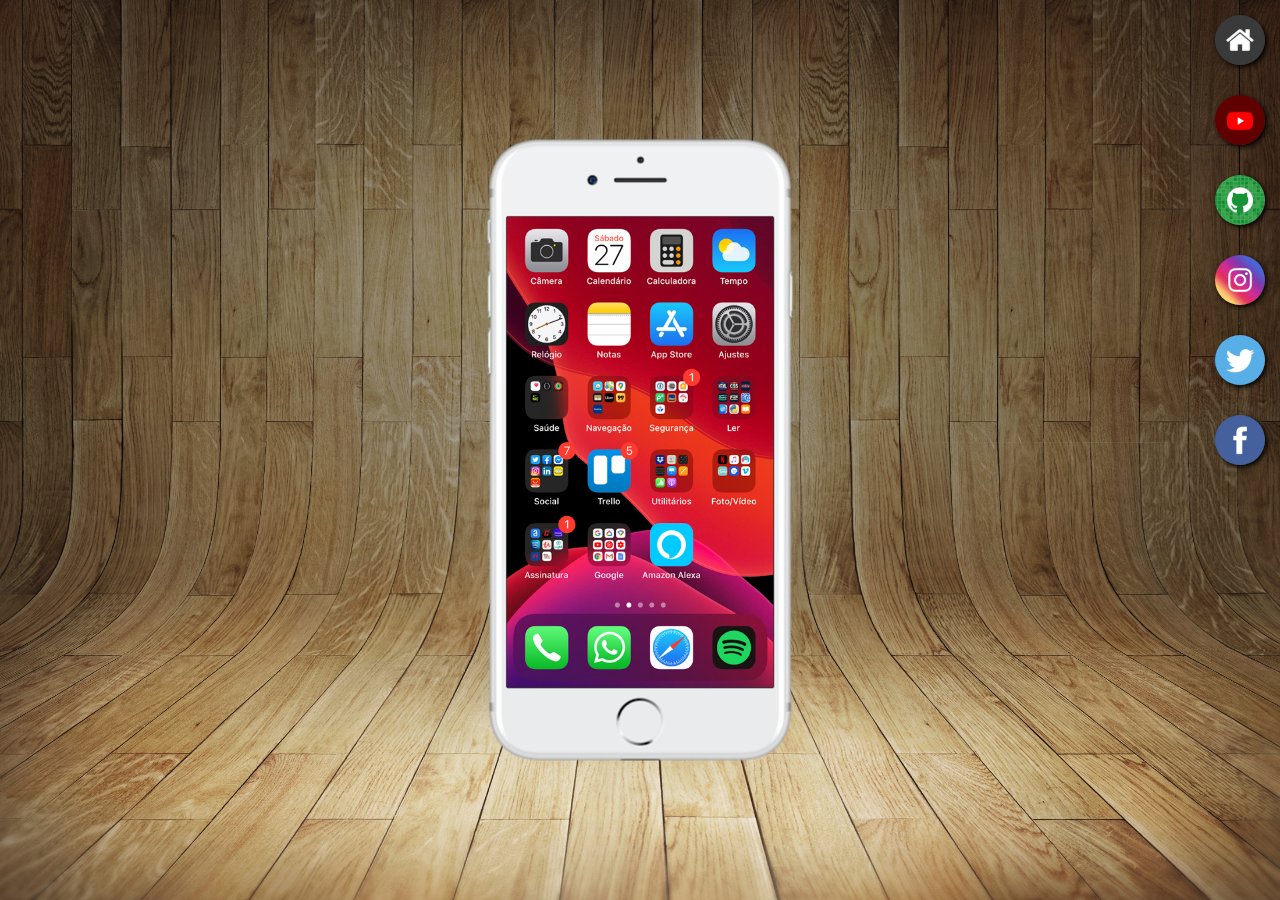
<file: index.html>
<!DOCTYPE html>
<html lang="pt-br">
<head>
    <meta charset="UTF-8">
    <meta http-equiv="X-UA-Compatible" content="IE=edge">
    <meta name="viewport" content="width=device-width, initial-scale=1.0">
    <link rel="shortcut icon" href="favicon.ico" type="image/x-icon">
    <link rel="stylesheet" href="/estilos/style.css">
    <title>Projeto Redes Sociais</title>
    
</head>
<body>
    <main>
        <section id="telefone">
            <iframe src="home.html" name="tela" id="tela" frameborder="0">
                Seu navegador não é compatível com isso.
            </iframe>
        
        </section>
        <section id="redes-sociais">
            <a href="#" target="tela"><img src="imagens/logo-home.jpg" alt="Home"></a>
            <a href="#" target="tela"><img src="imagens/logo-youtube.jpg" alt="YouTube"></a>
            <a href="#" target="tela"><img src="imagens/logo-github.jpg" alt="GitHub"></a>
            <a href="#" target="tela"><img src="imagens/logo-instagram.jpg" alt="Instagram"></a>
            <a href="#" target="tela"><img src="imagens/logo-twitter.jpg" alt="Twitter"></a>
            <a href="#" target="tela"><img src="imagens/logo-facebook.jpg" alt="Facebook"></a>
        </section>
    </main>
</body>
</html>
</file>
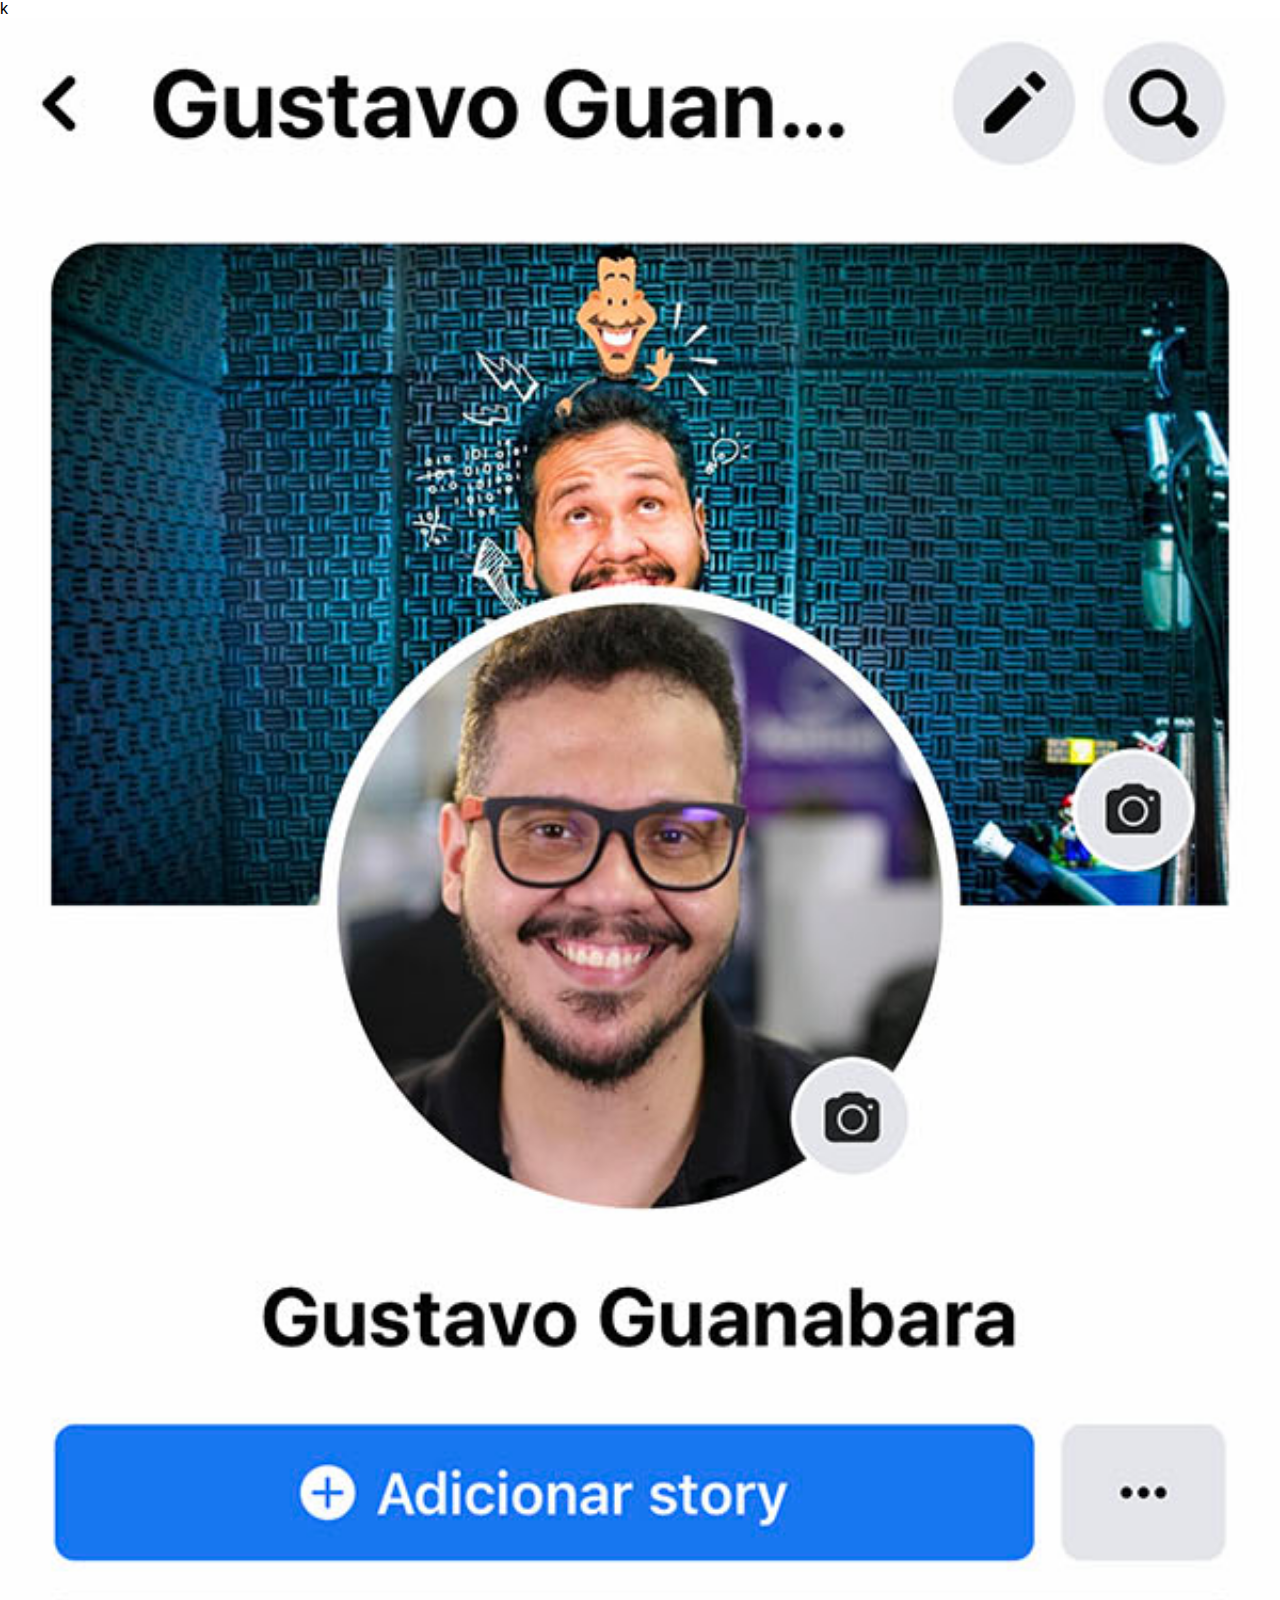
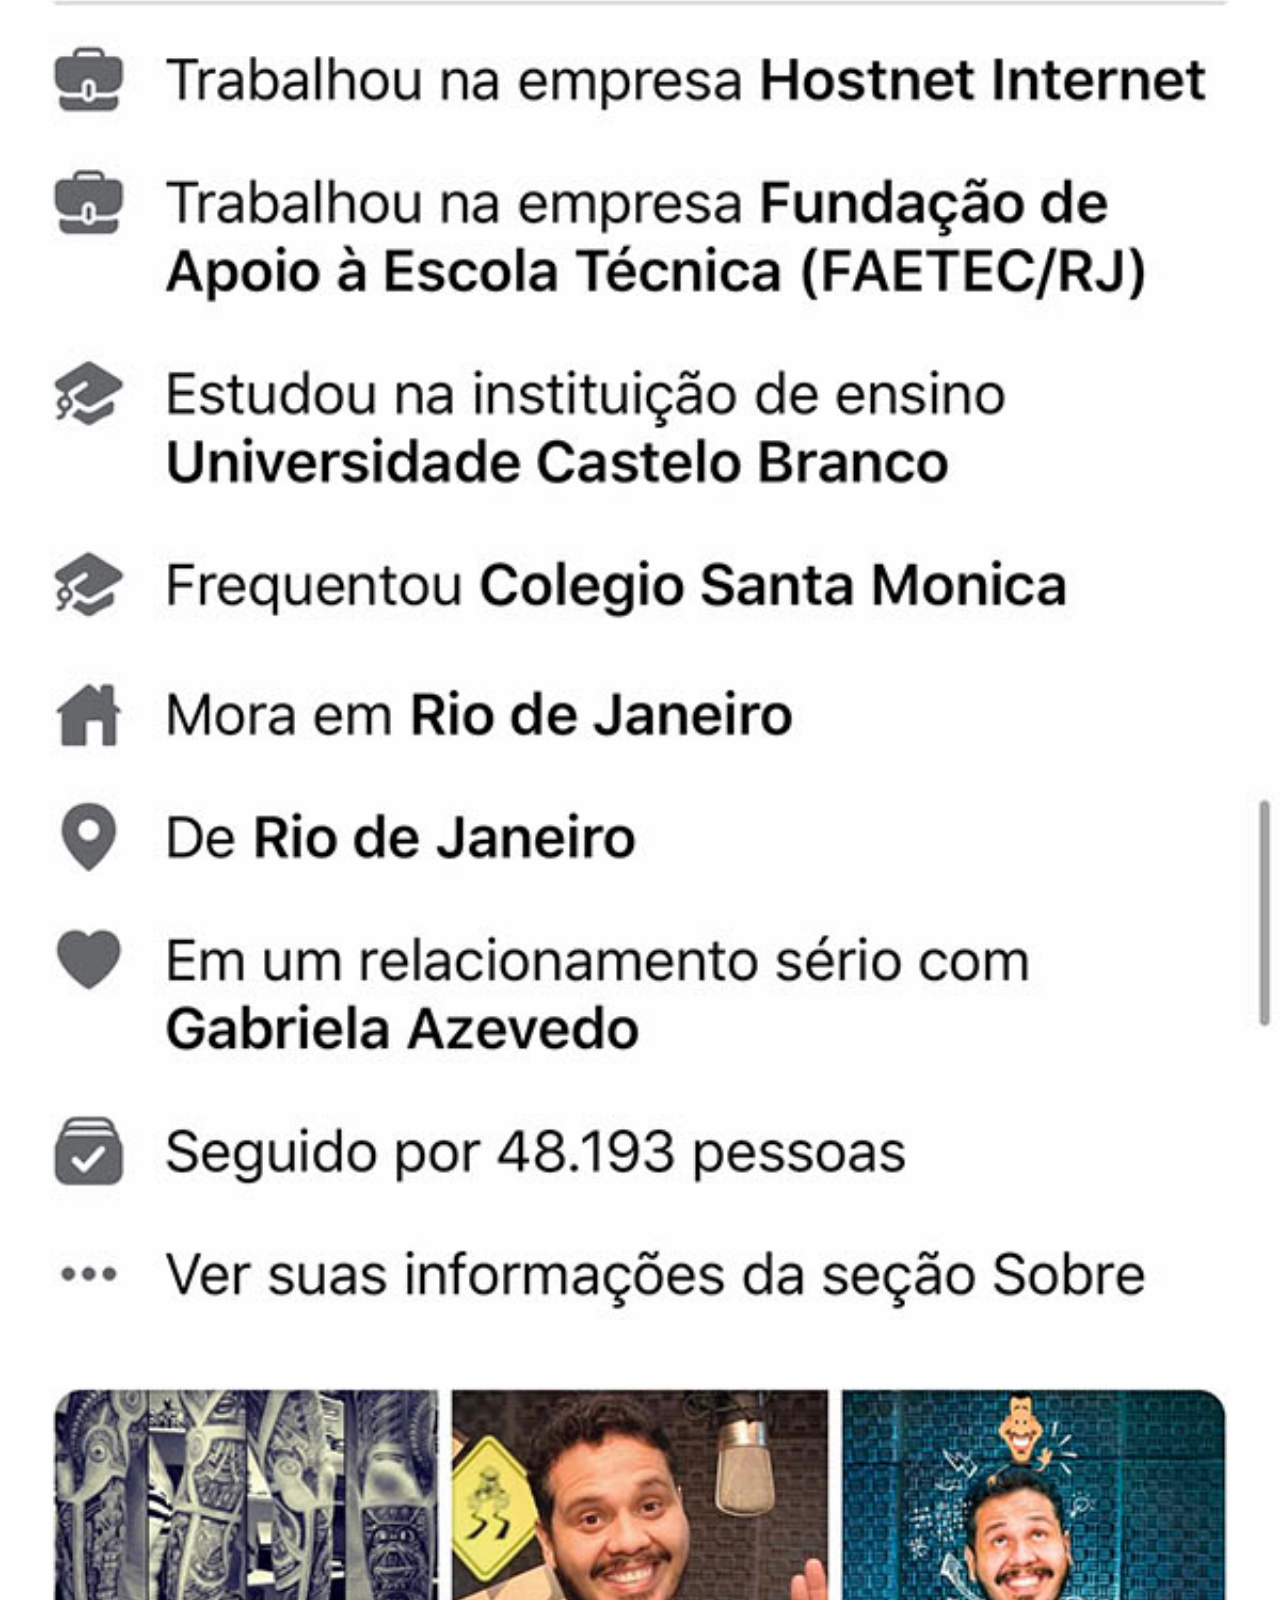
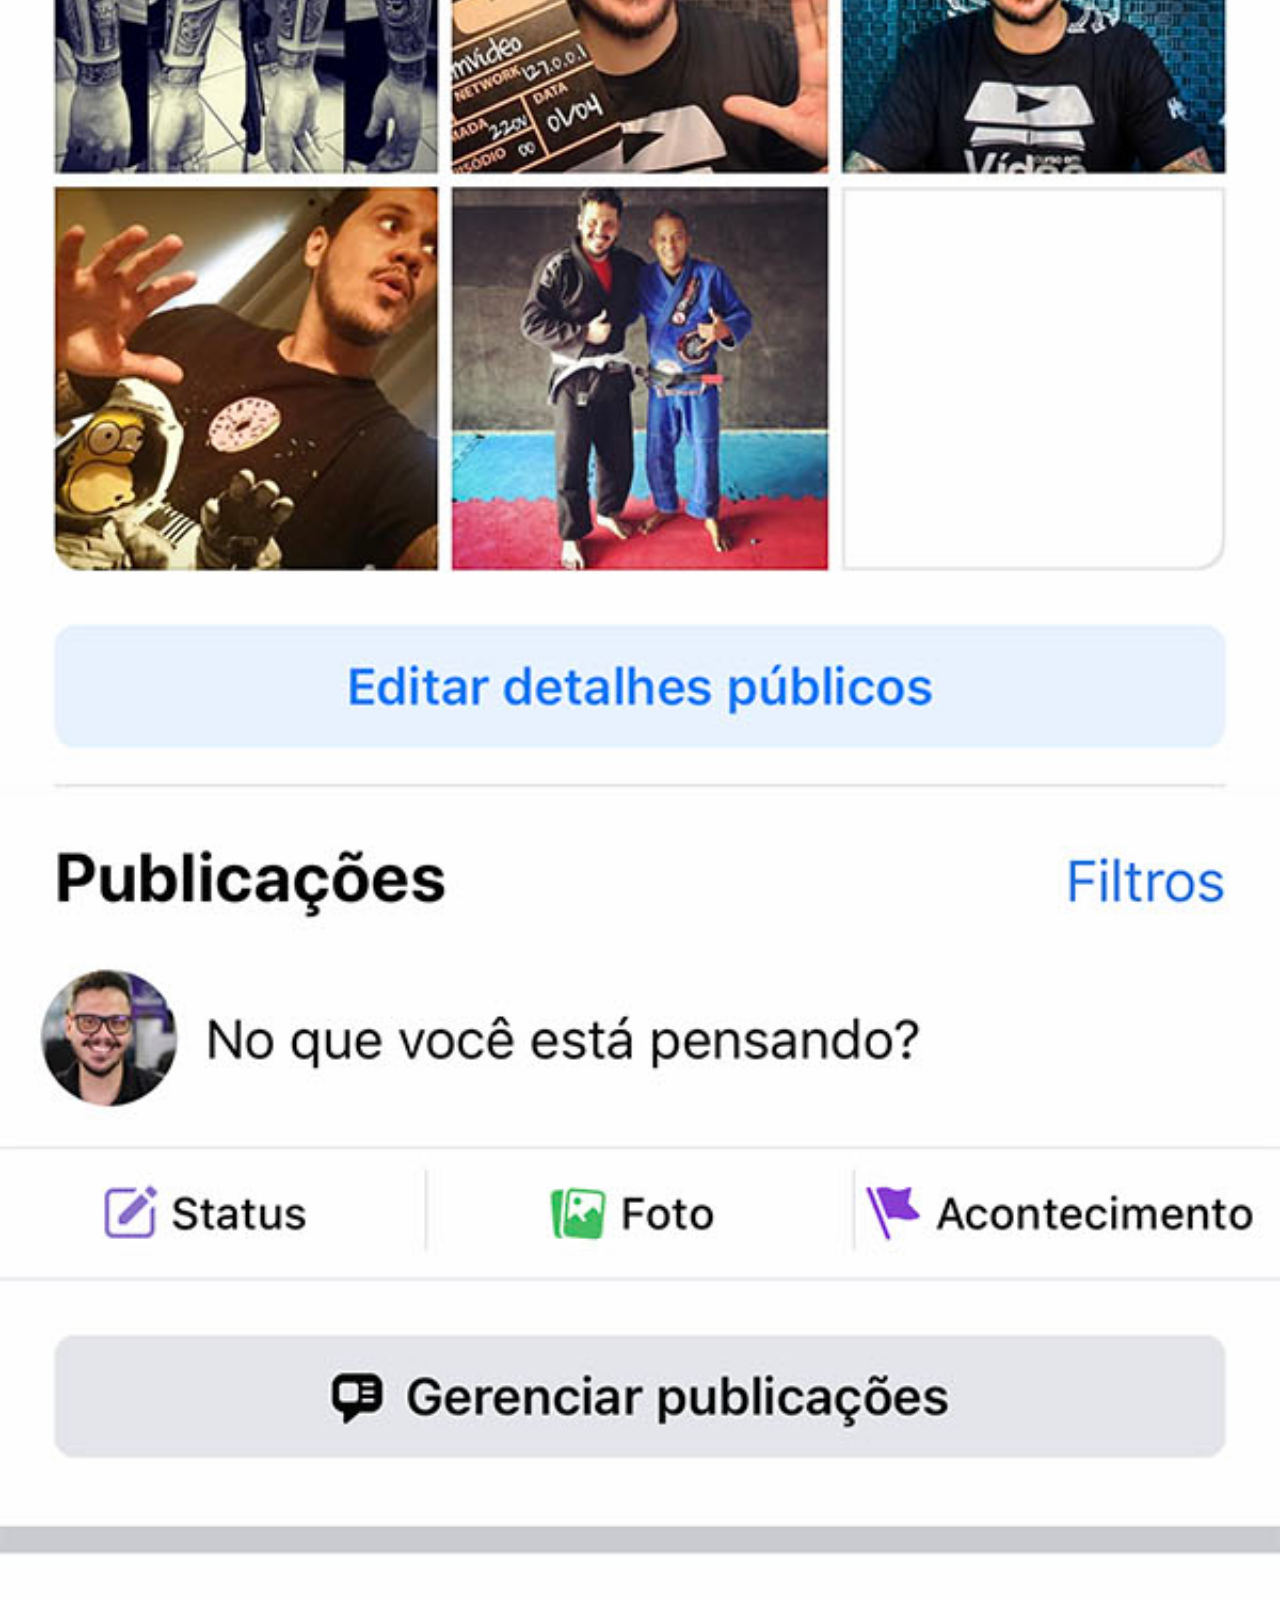
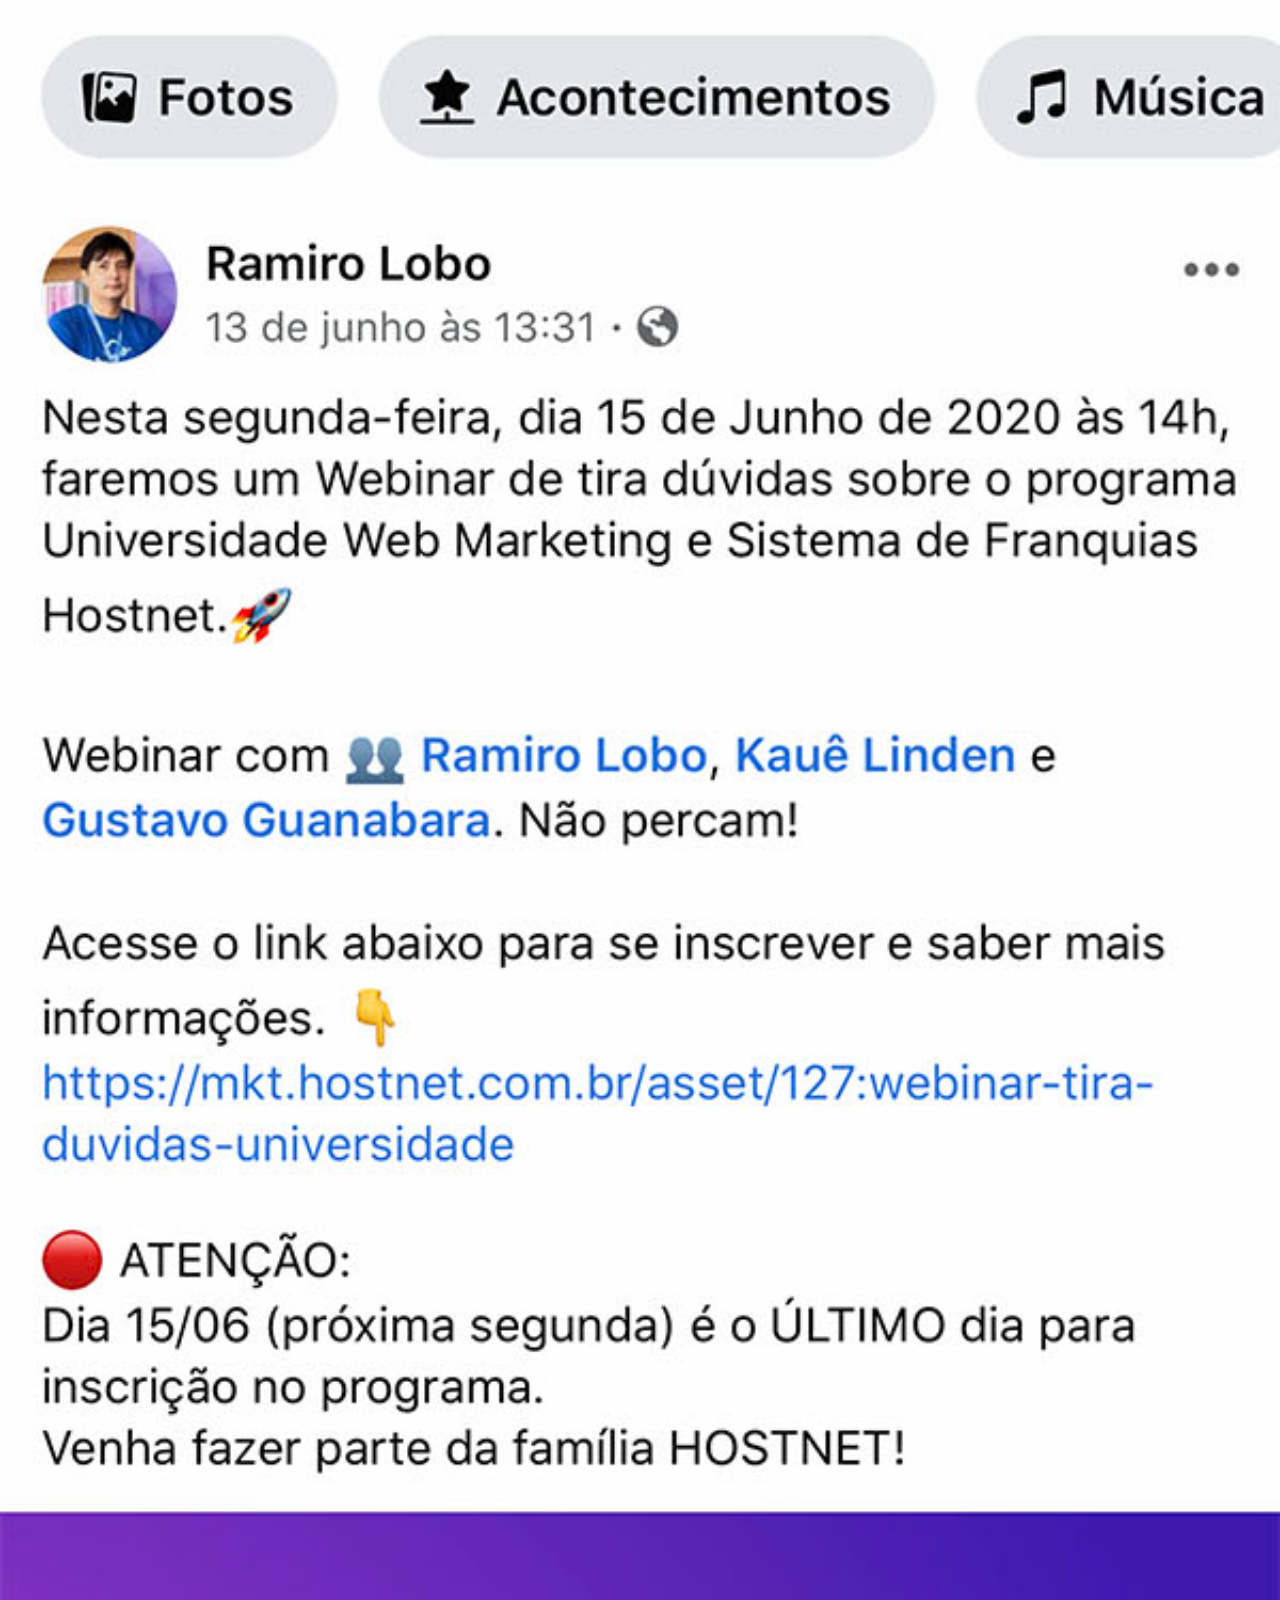
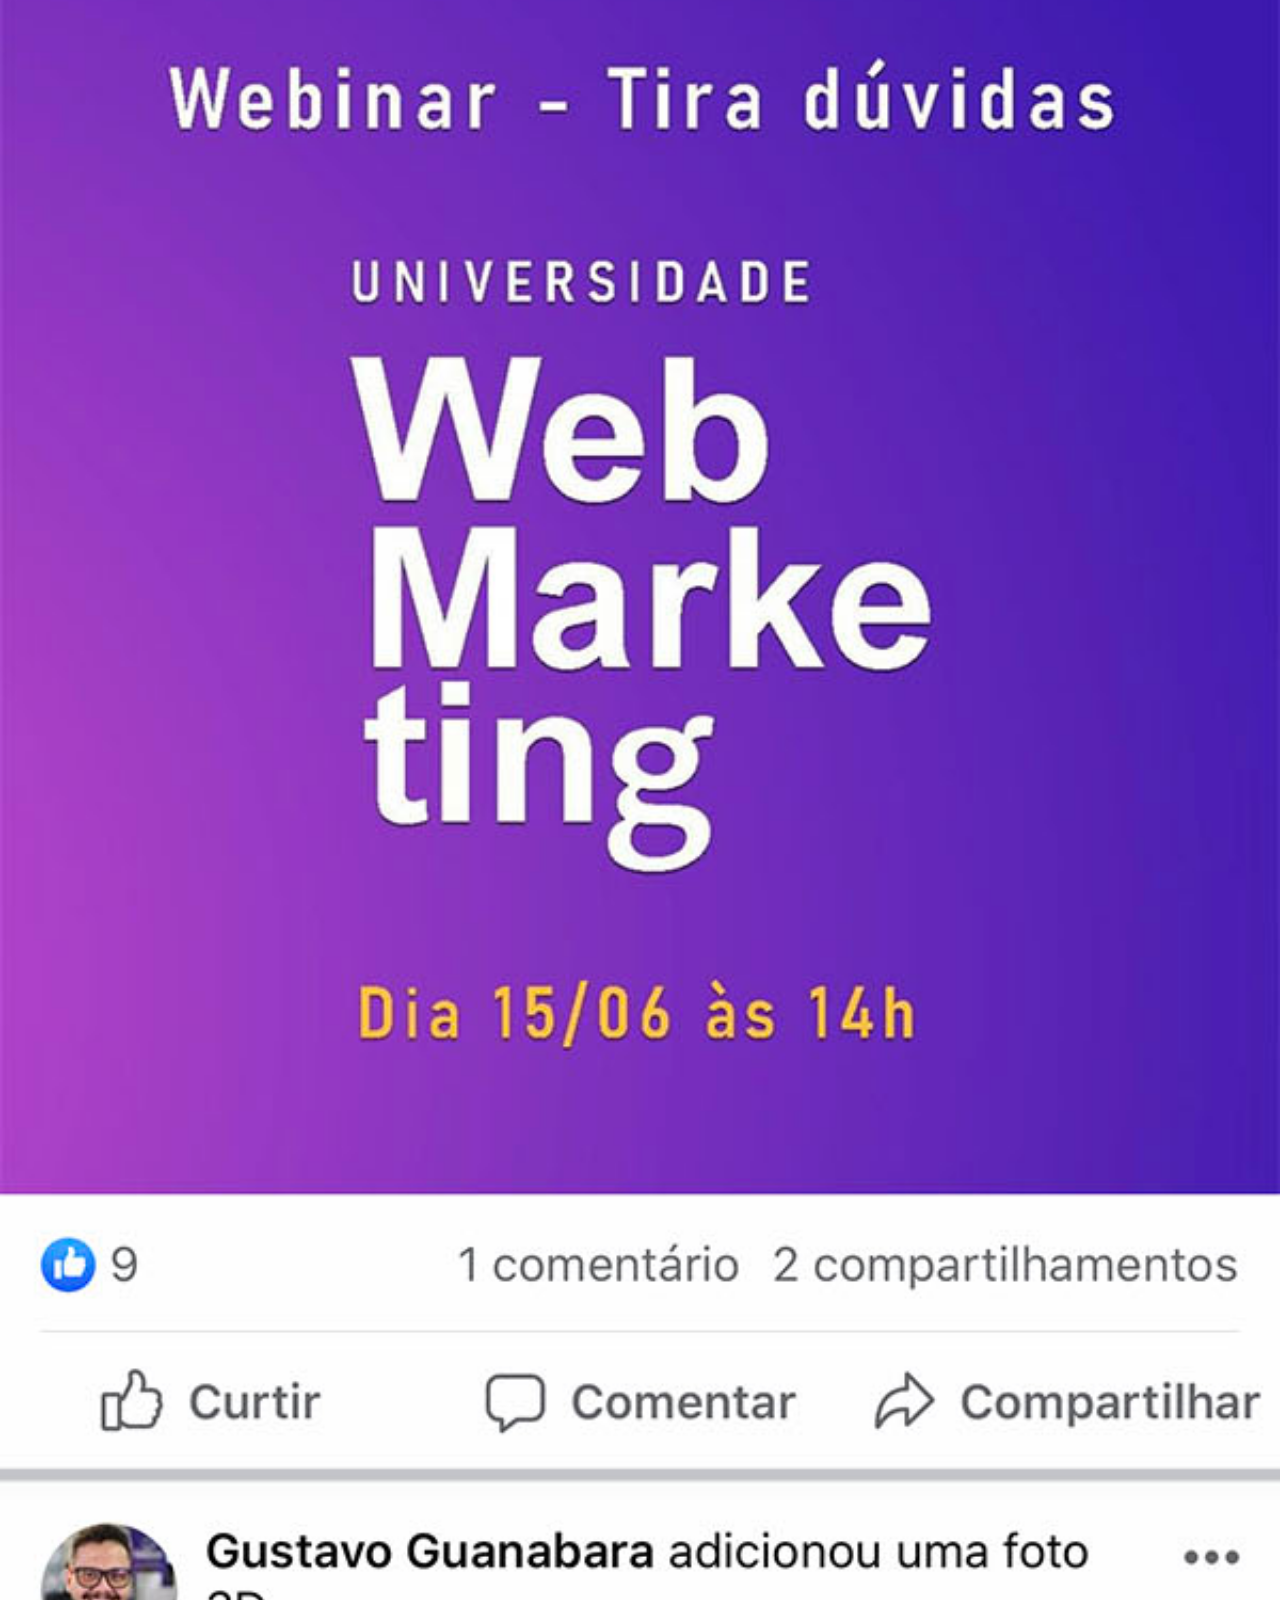
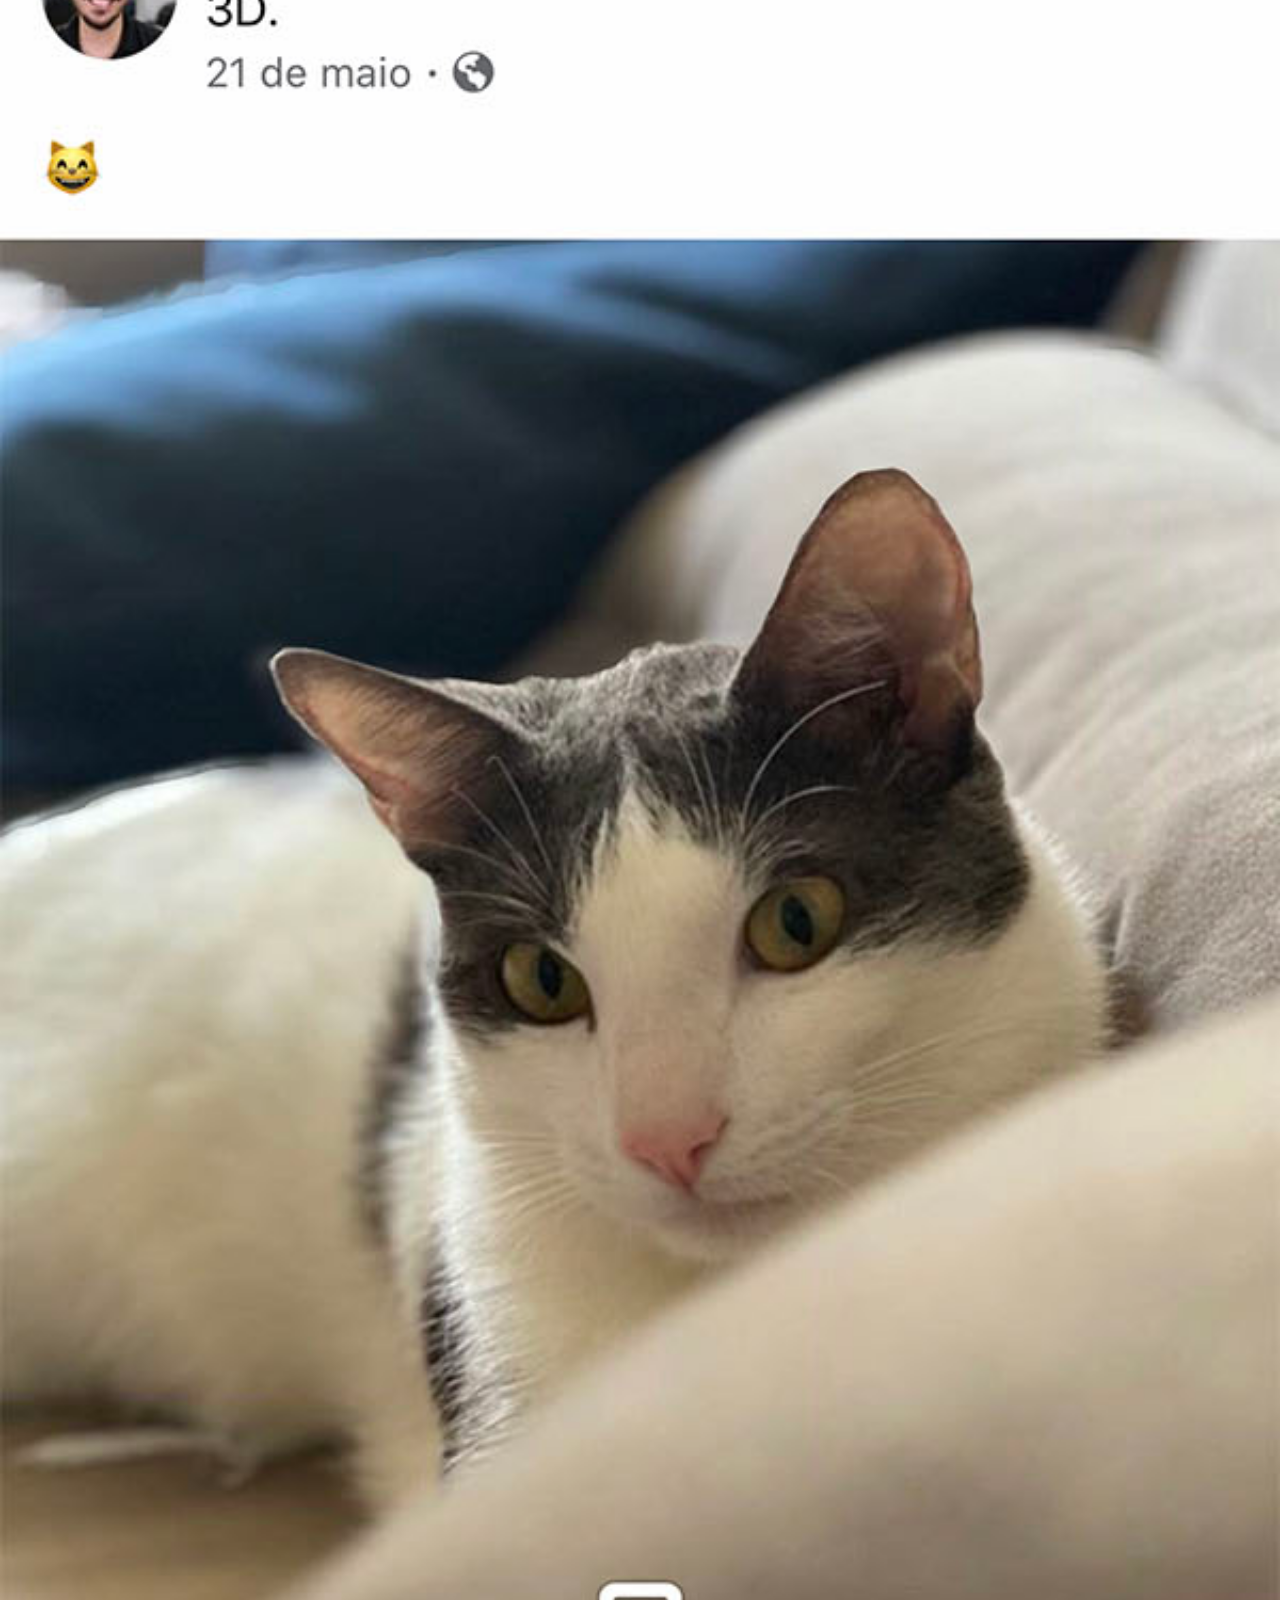
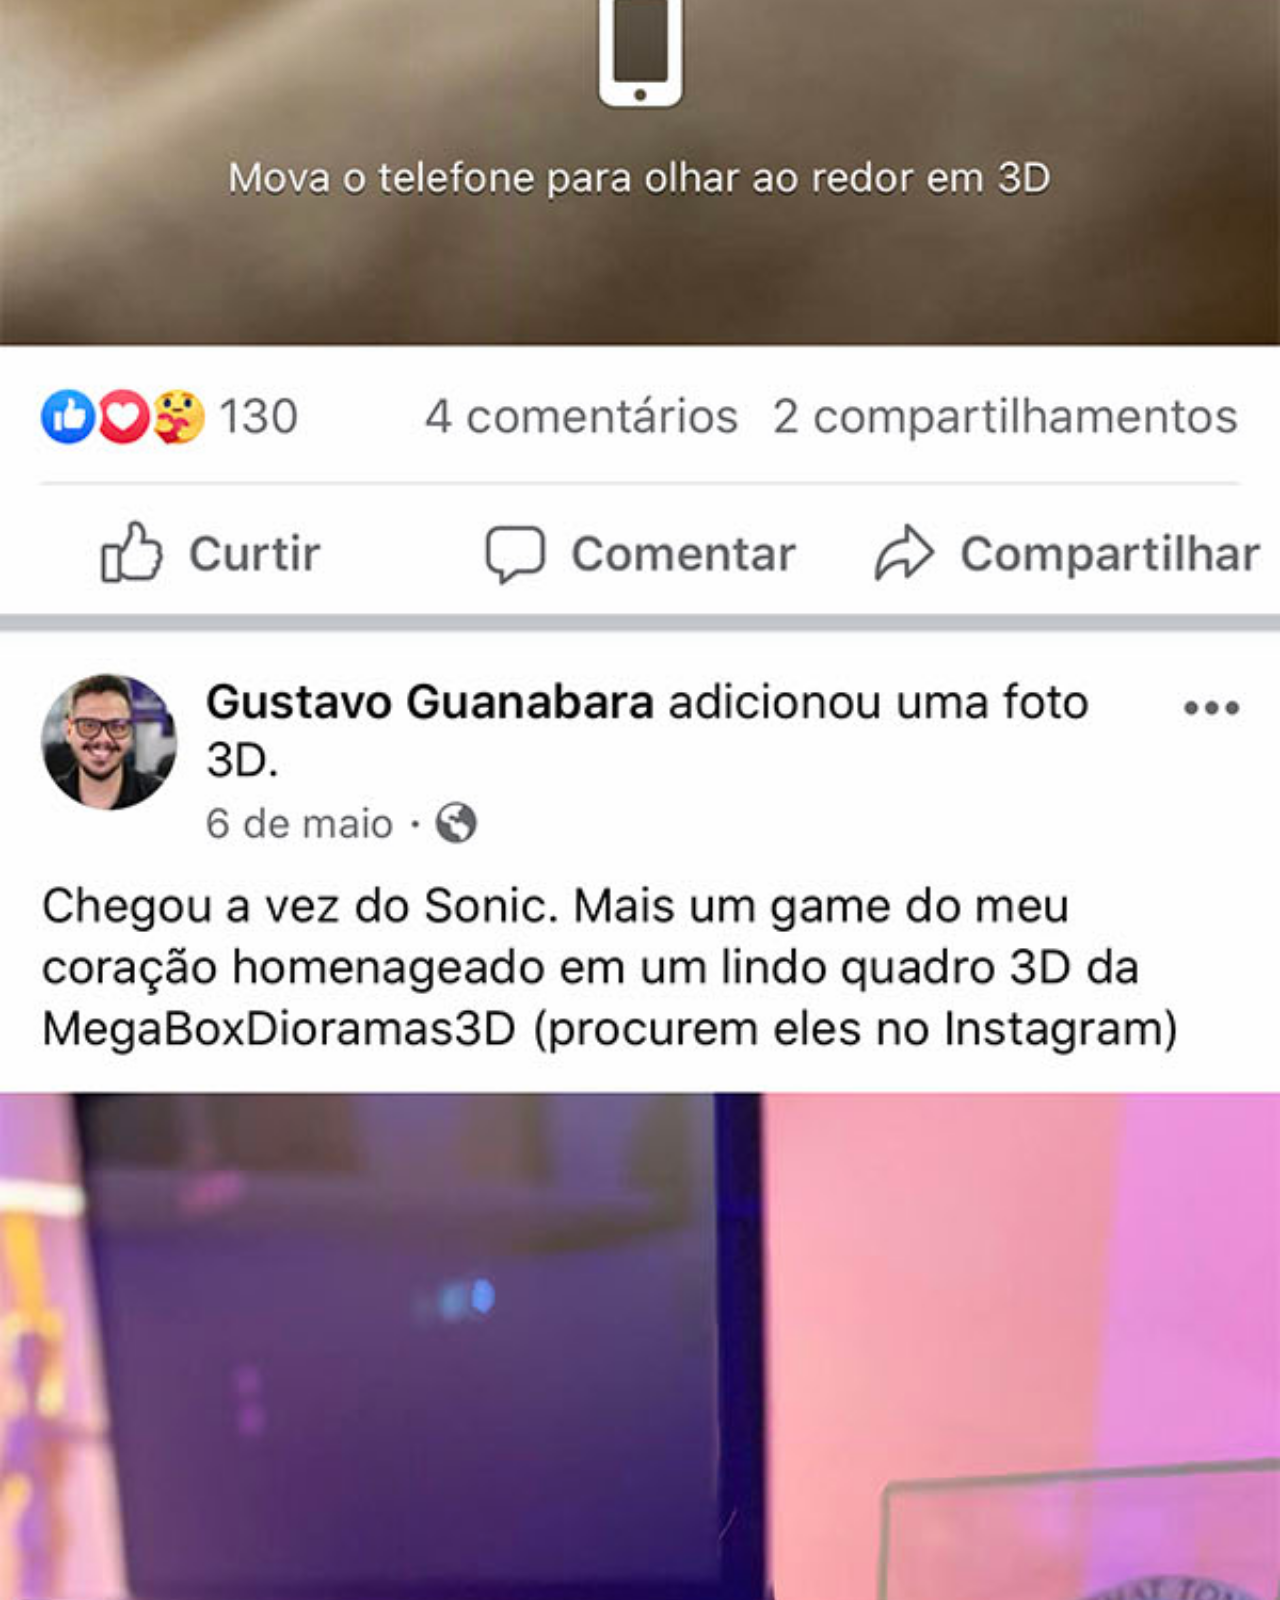
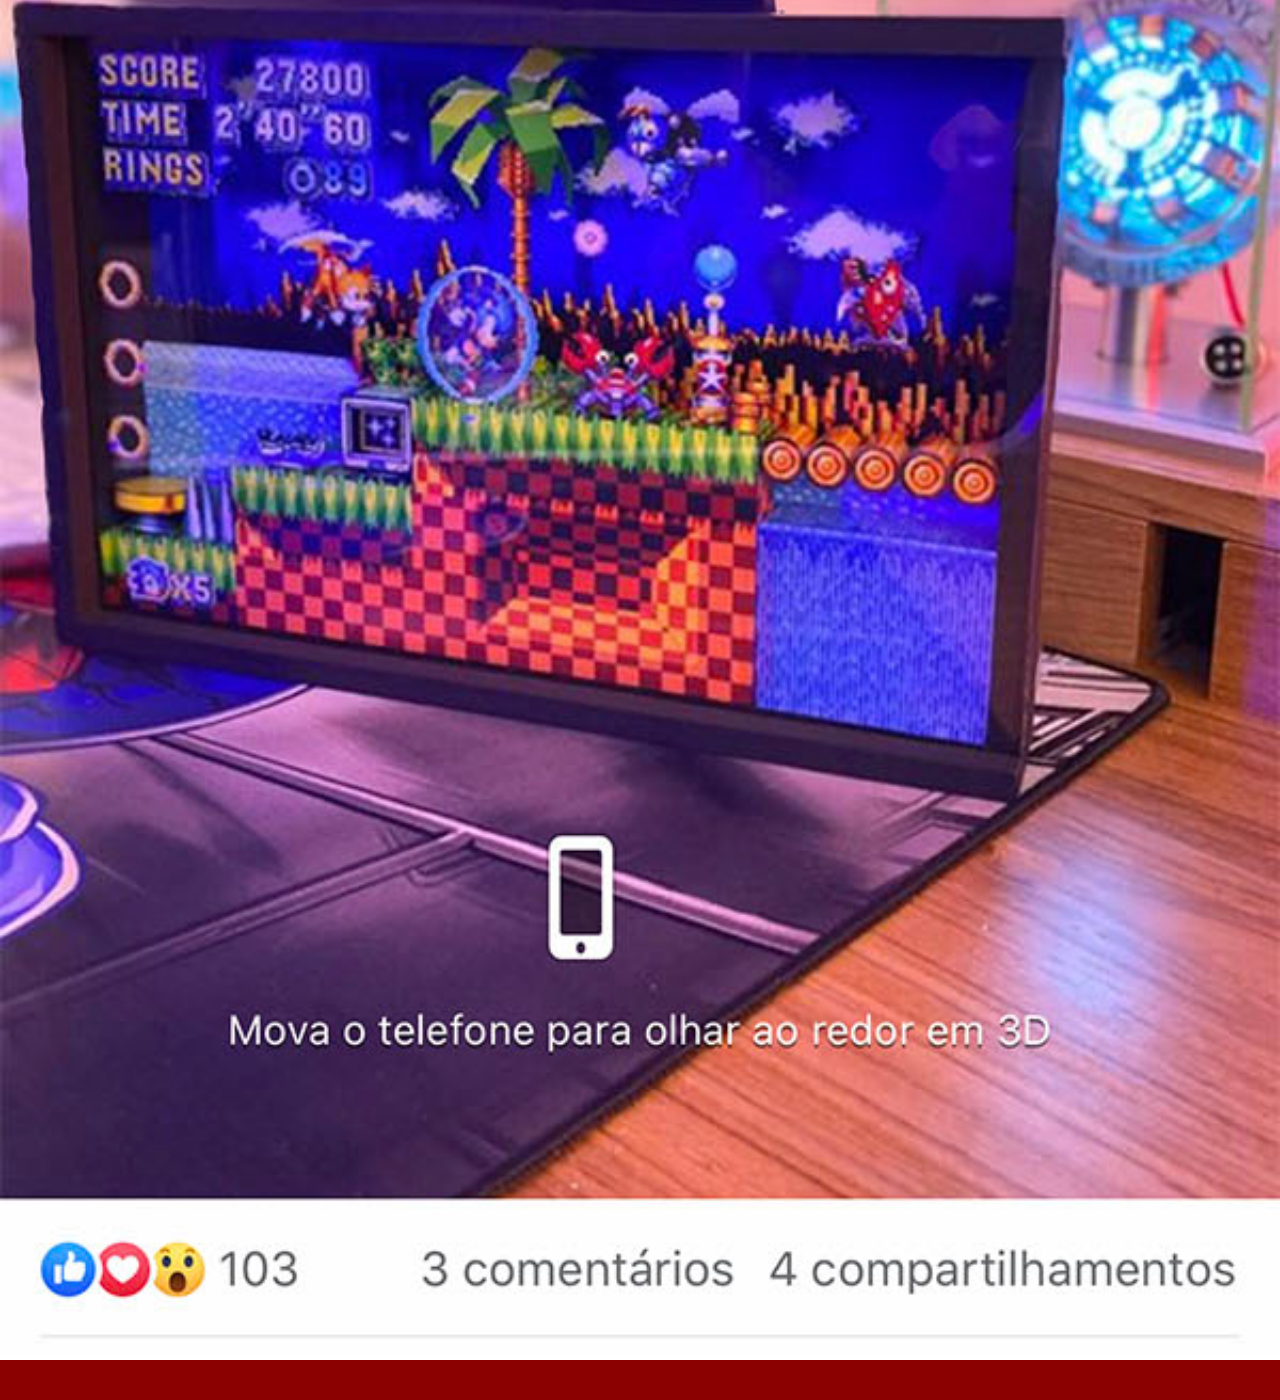
<file: facebook.html>
<!DOCTYPE html>
<html lang="pt-br">
<head>
    <meta charset="UTF-8">
    <meta http-equiv="X-UA-Compatible" content="IE=edge">
    <meta name="viewport" content="width=device-width, initial-scale=1.0">
    <link rel="stylesheet" href="/estilos/social.css">k
    <title>Facebook</title>
</head>
<body>
    <img src="imagens/tela-facebook.jpg" alt="Facebook"><a href="facebook.html" target="_blank"></a>
</body>
</html>
</file>
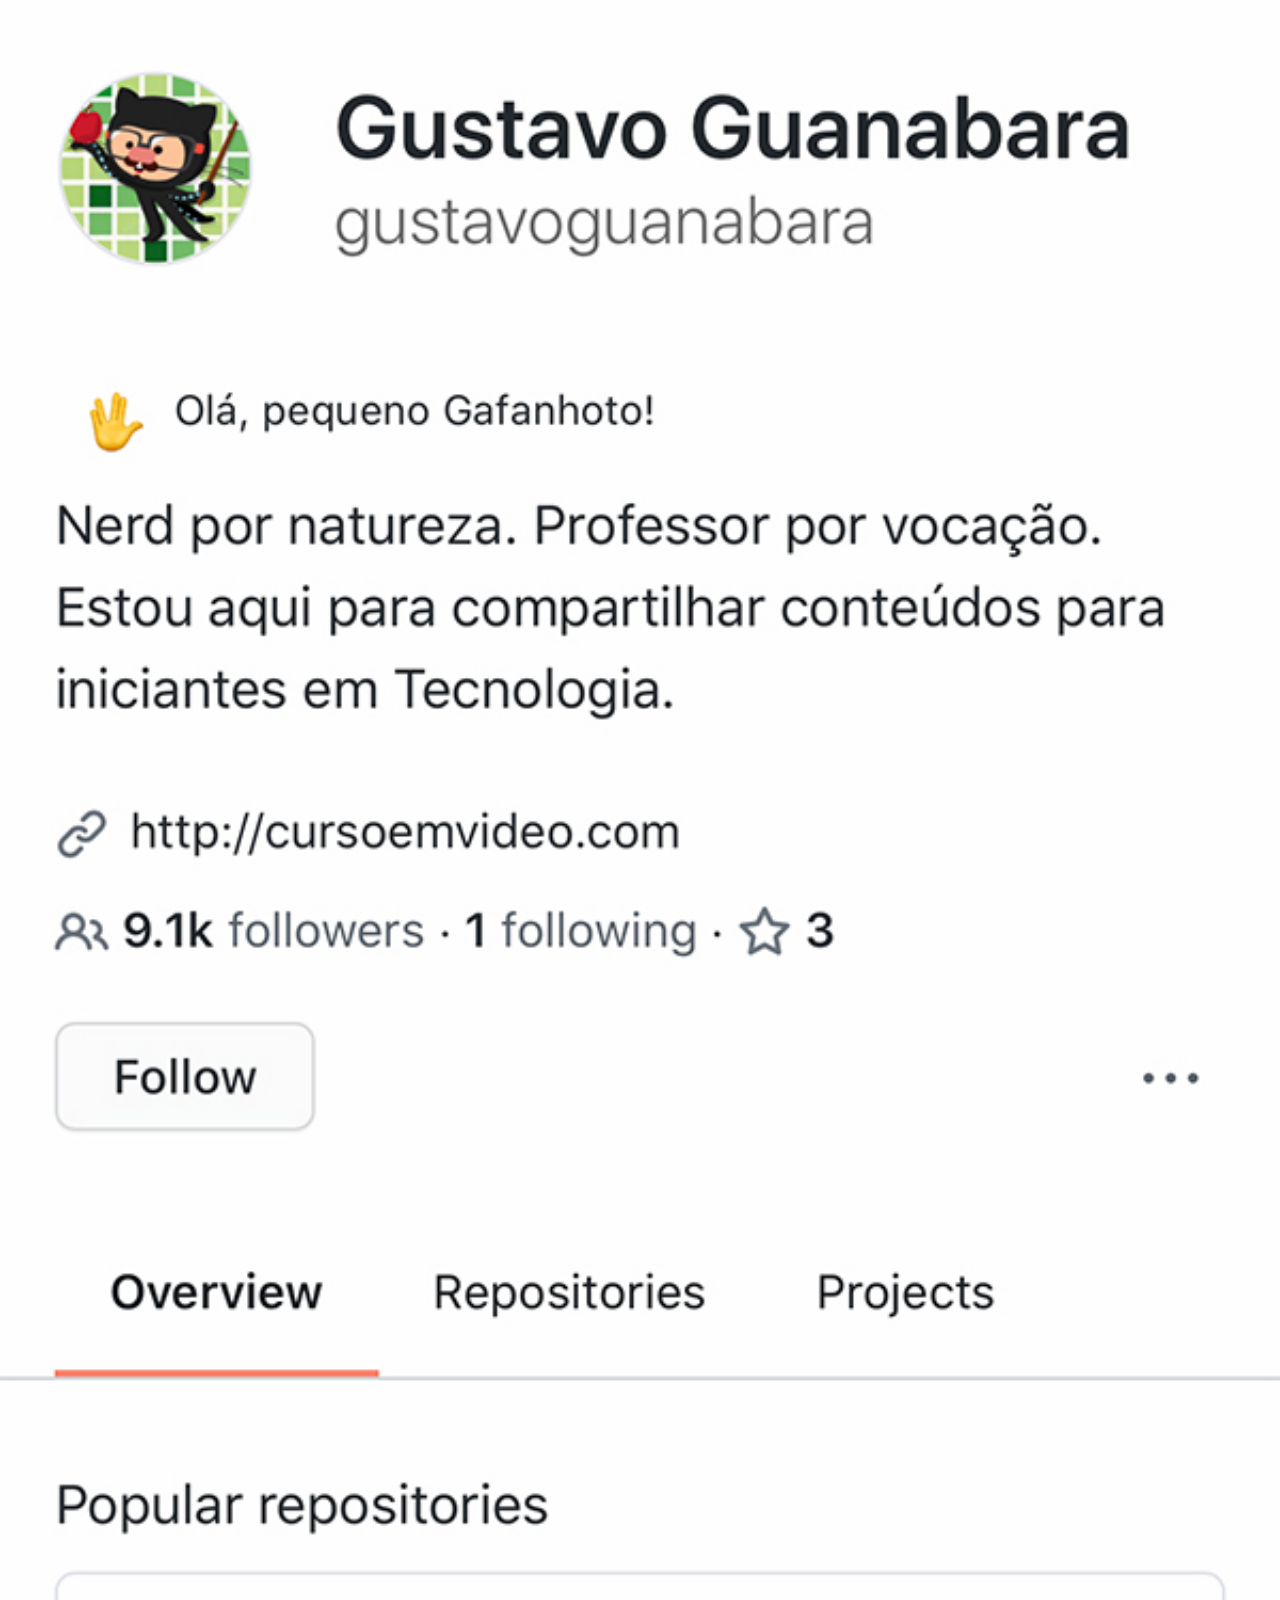
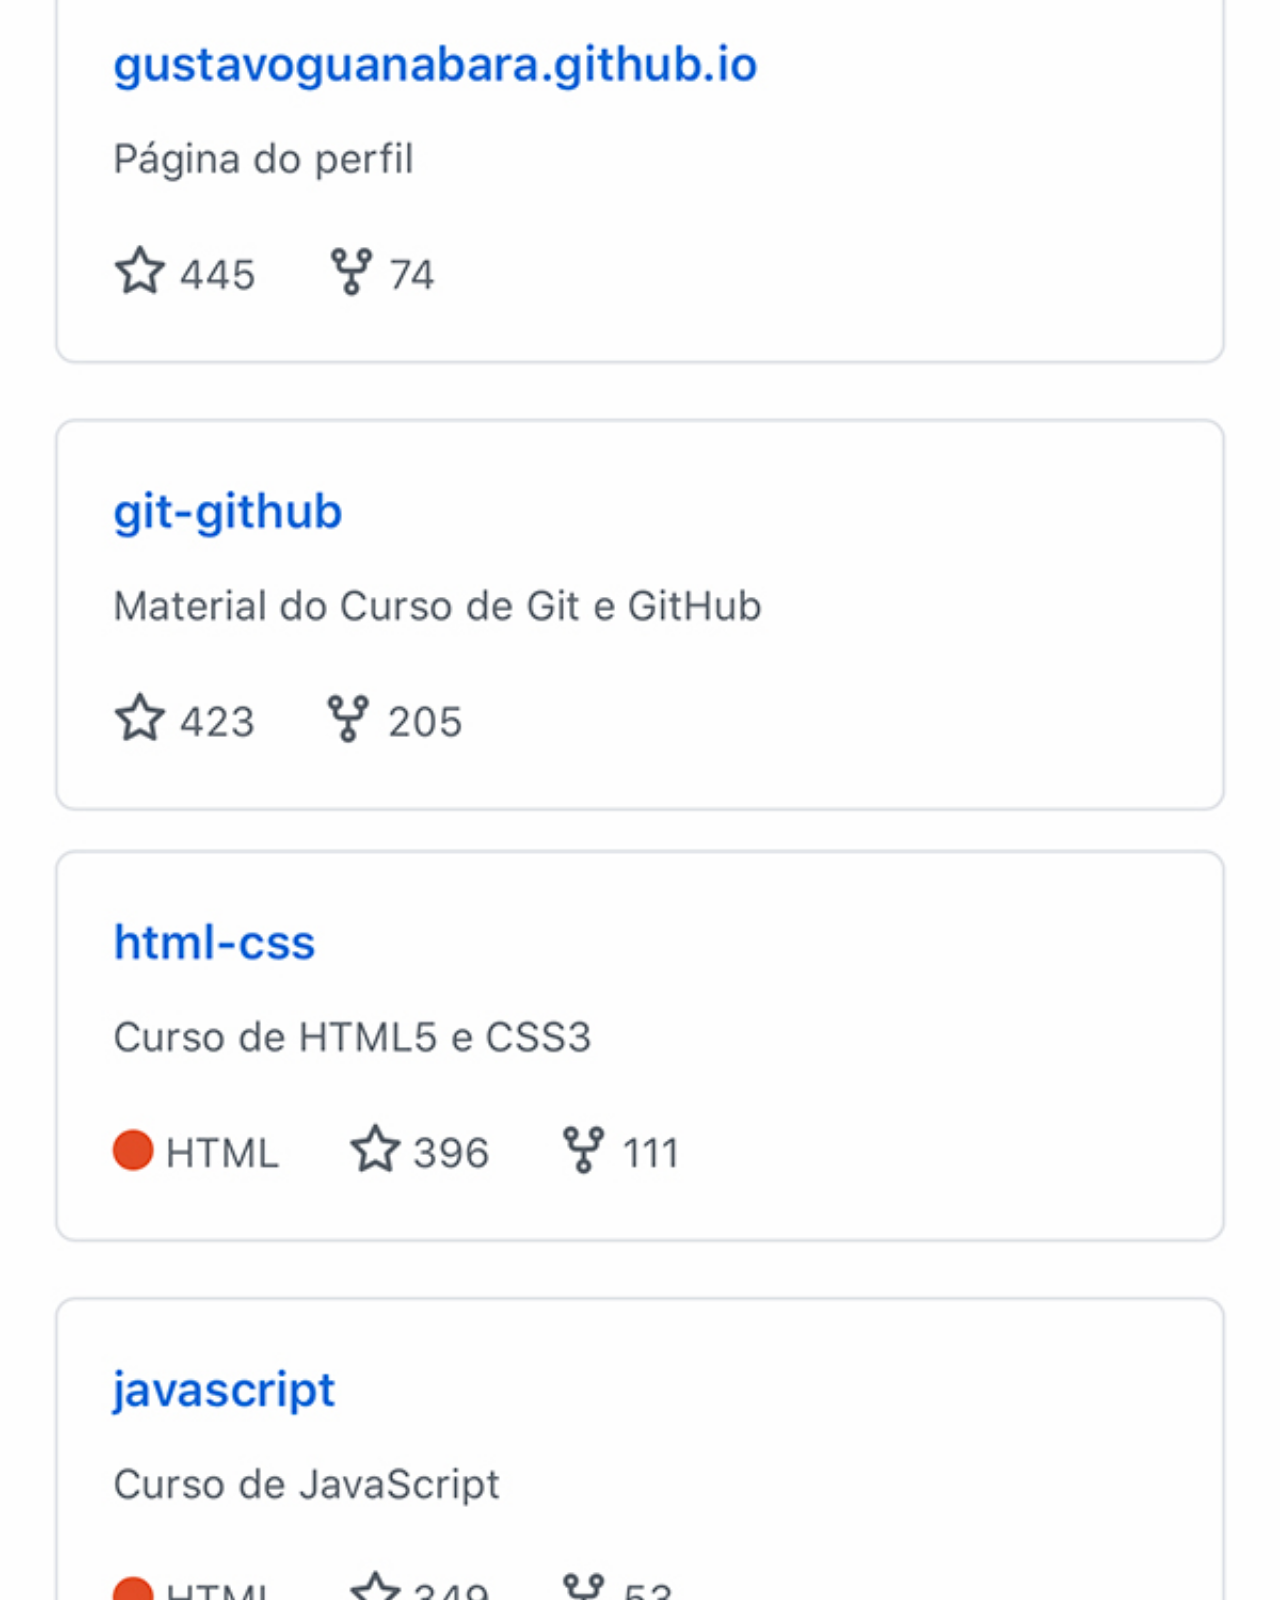
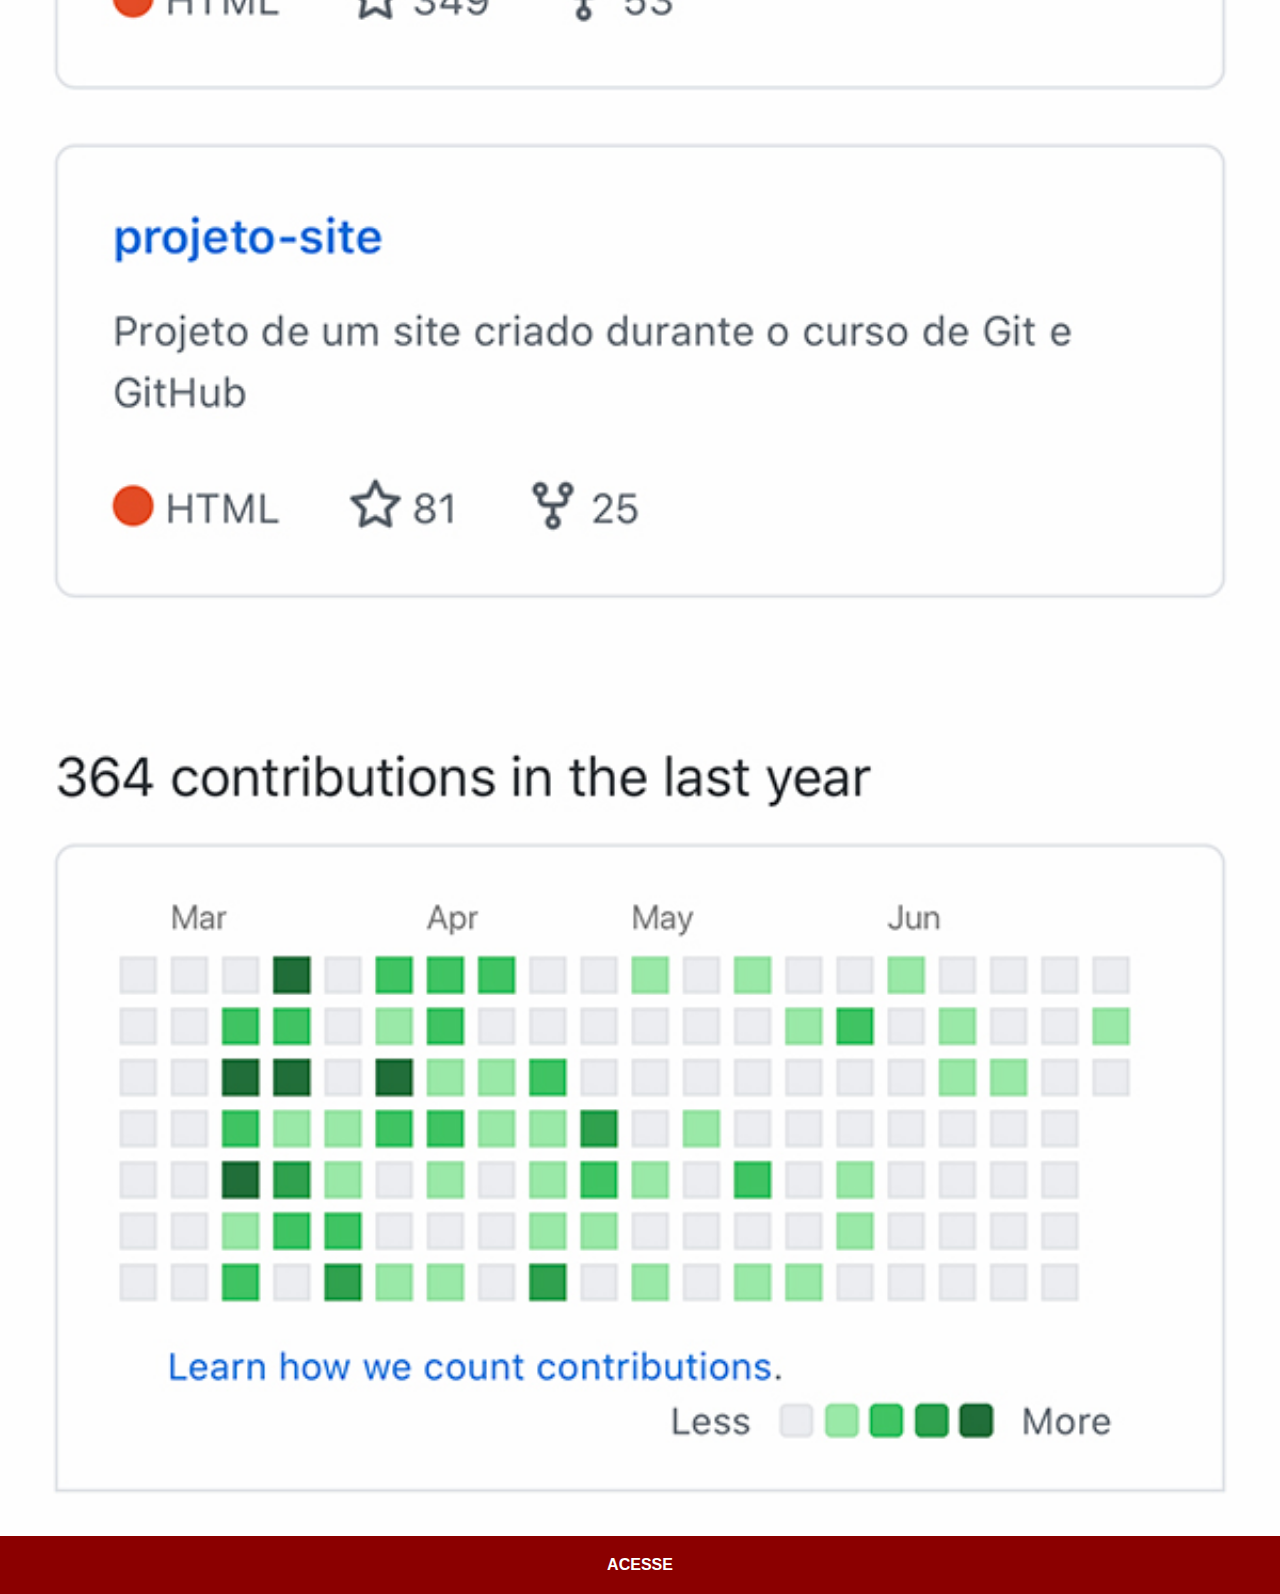
<file: github.html>
<!DOCTYPE html>
<html lang="pt-br">
<head>
    <meta charset="UTF-8">
    <meta http-equiv="X-UA-Compatible" content="IE=edge">
    <meta name="viewport" content="width=device-width, initial-scale=1.0">
    <link rel="stylesheet" href="/estilos/social.css">
    <title>GitHub</title>
</head>
<body>
    <img src="imagens/tela-github.jpg" alt="GitHub">
    <a href="https://github.com/gustavoguanabara" target="_blank">ACESSE</a>
</body>
</html>
</file>
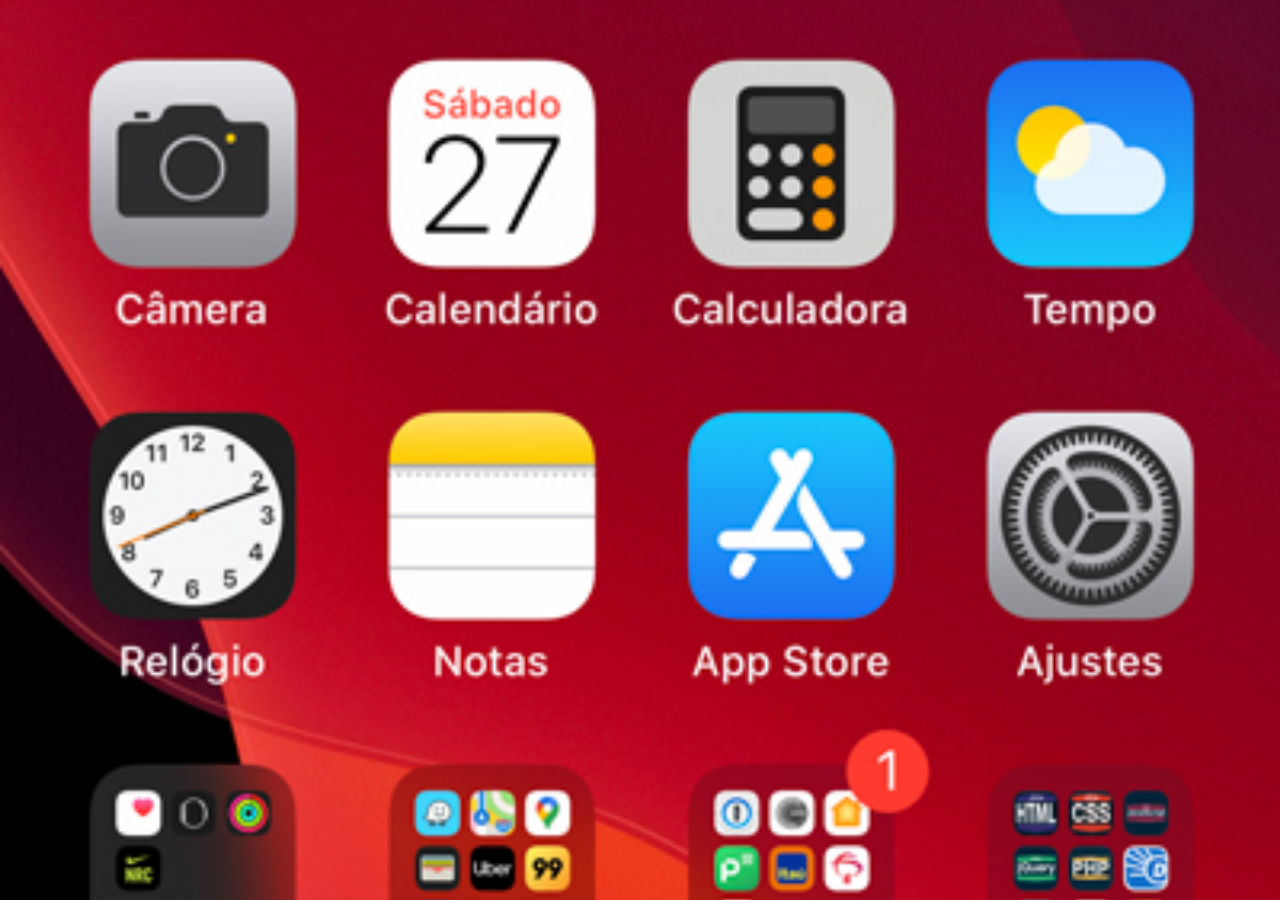
<file: home.html>
<!DOCTYPE html>
<html lang="pt-br">
<head>
    <meta charset="UTF-8">
    <meta http-equiv="X-UA-Compatible" content="IE=edge">
    <meta name="viewport" content="width=device-width, initial-scale=1.0">
    <title>Home</title>
</head>
<style>
    * {
        margin: 0px;
        padding: 0px;
    }

    body {
        width: 100vw;
        height: 100vh;
        background: black url('/imagens/tela-home.jpg') no-repeat top center;
        background-size: cover;
    }
</style>
<body>
    
</body>
</html>
</file>
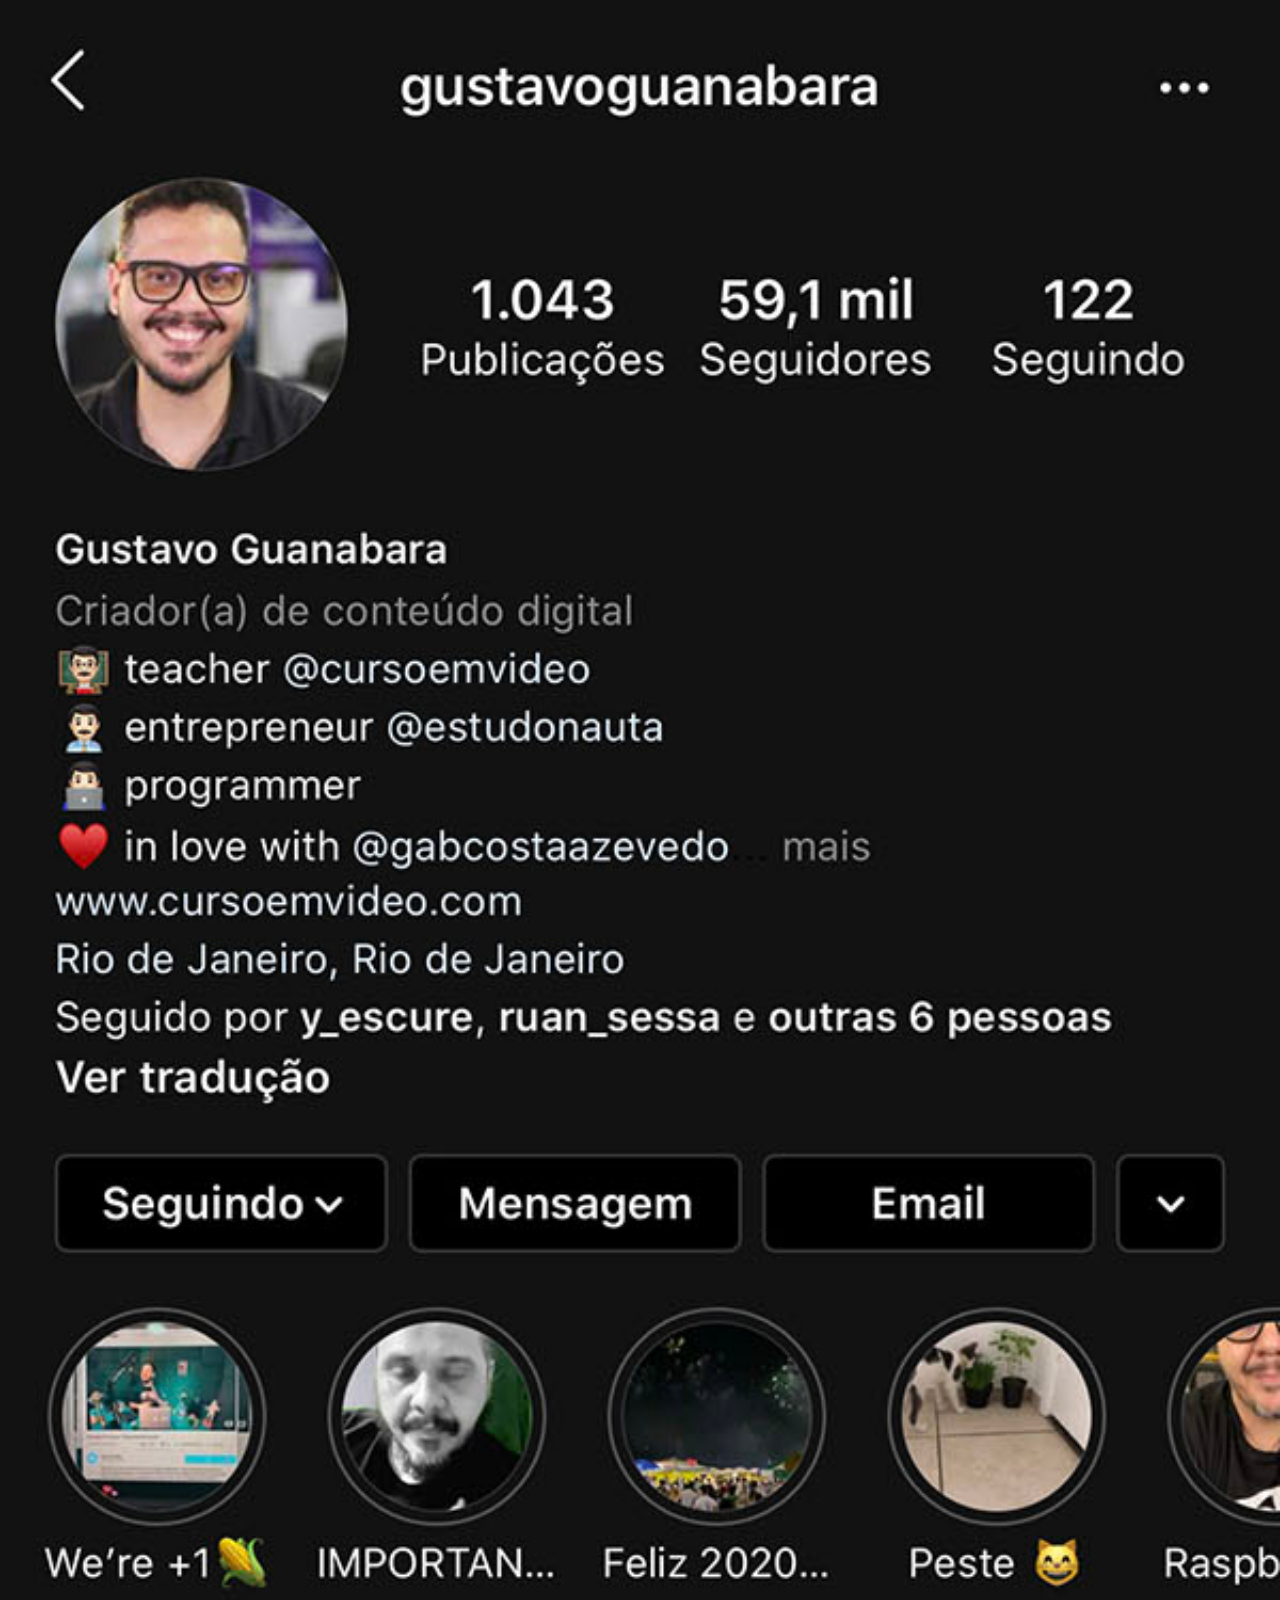
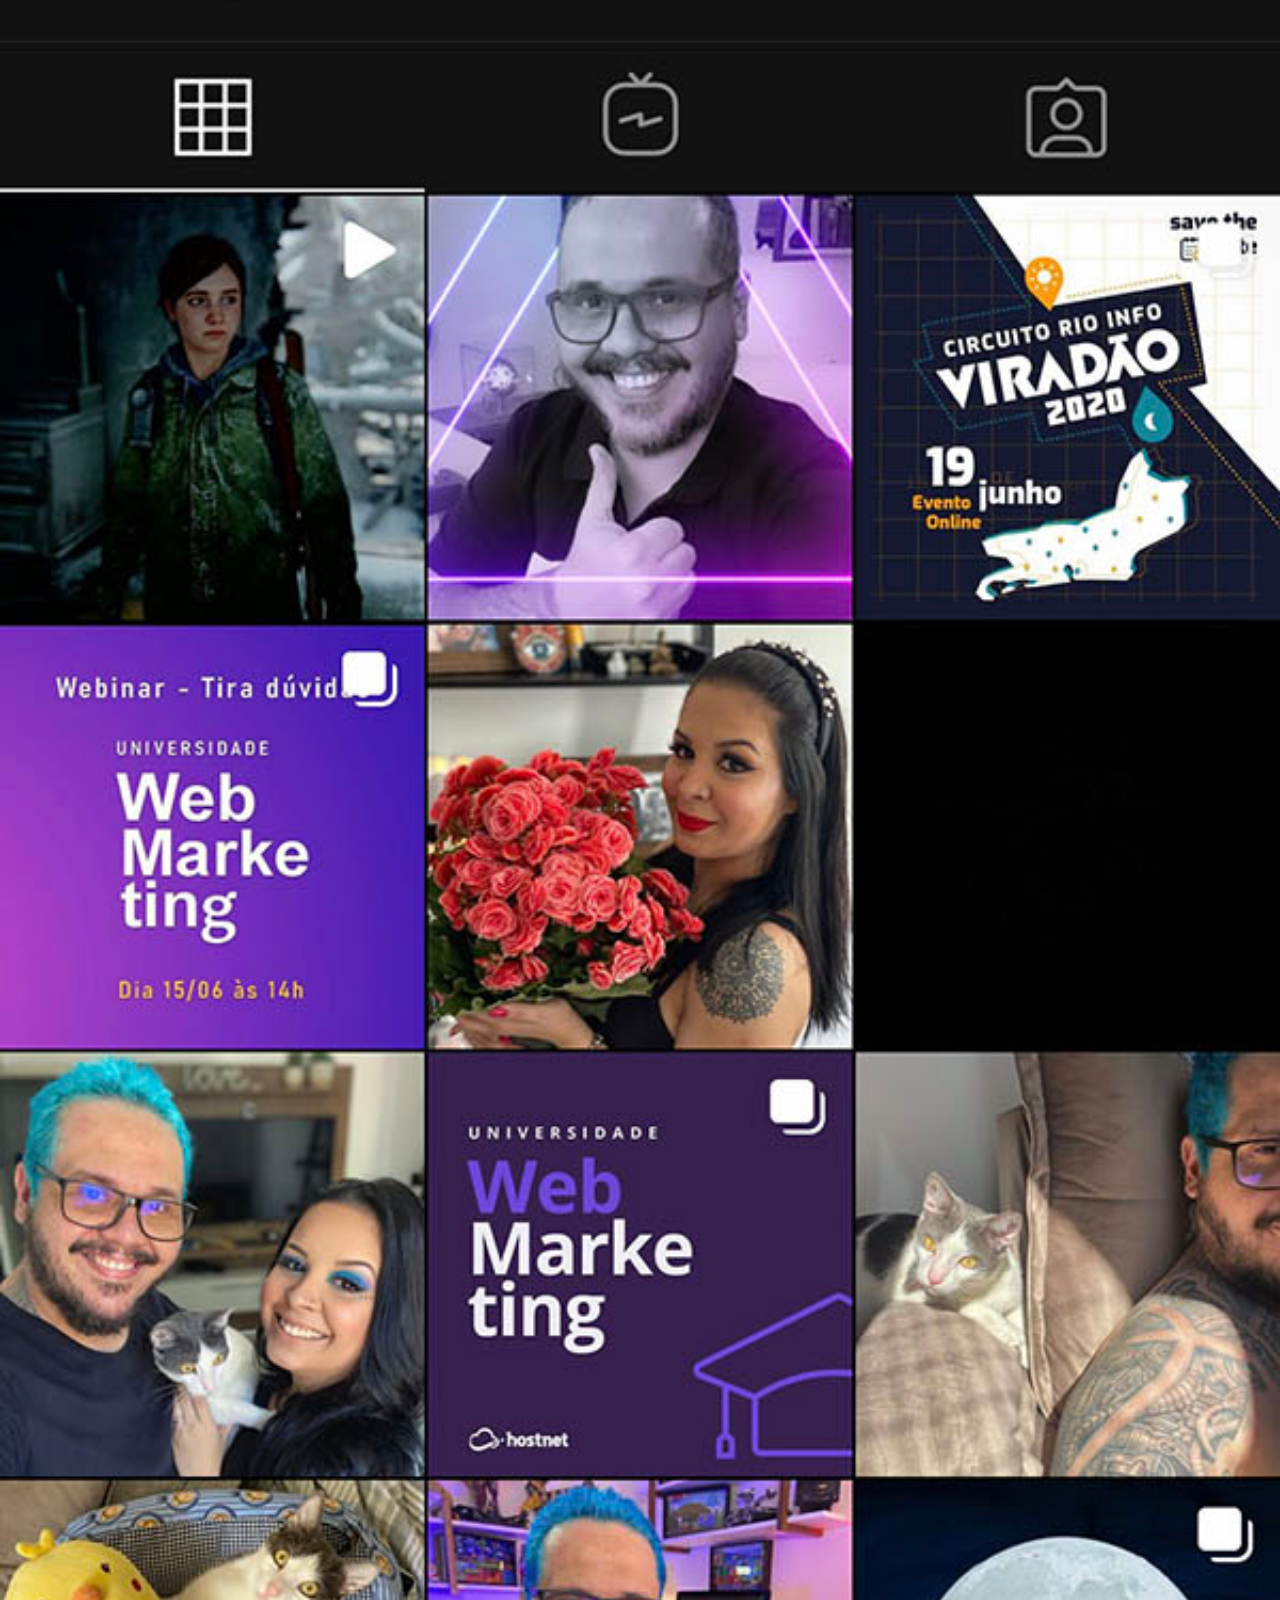
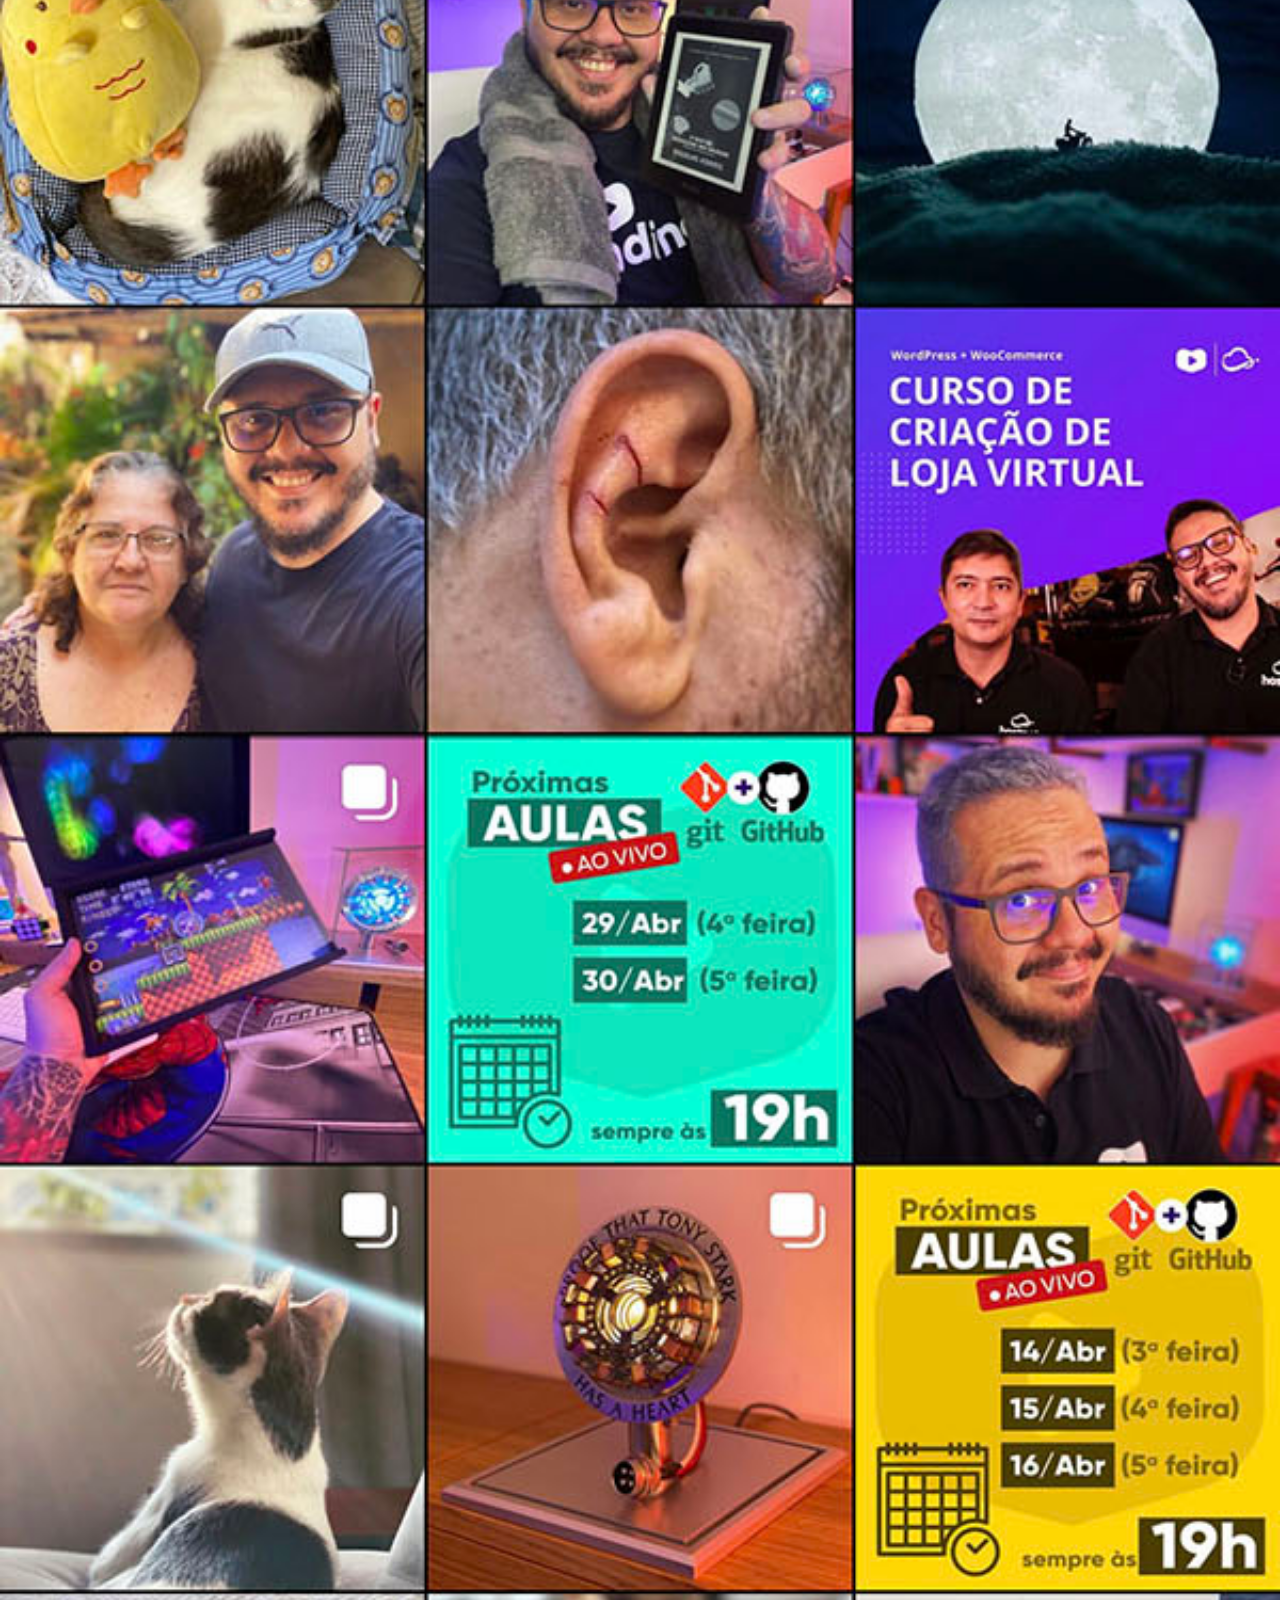
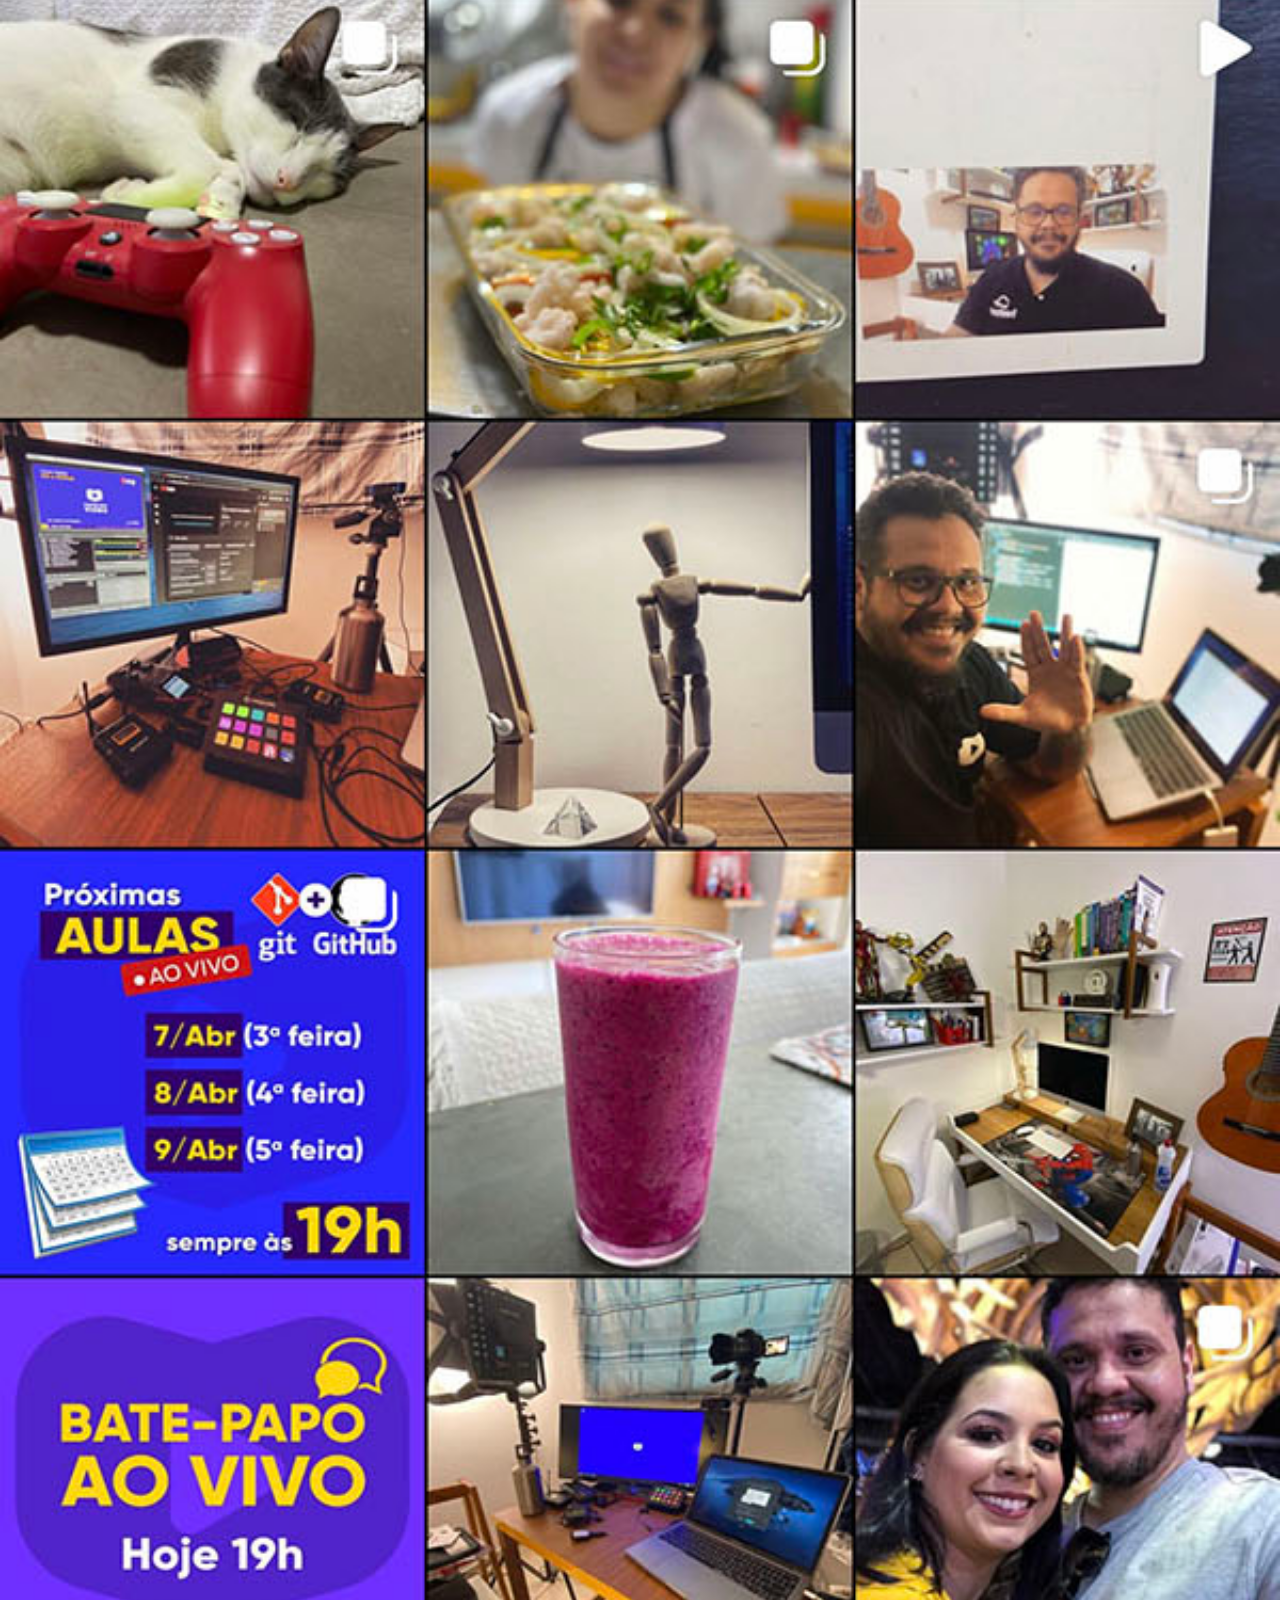
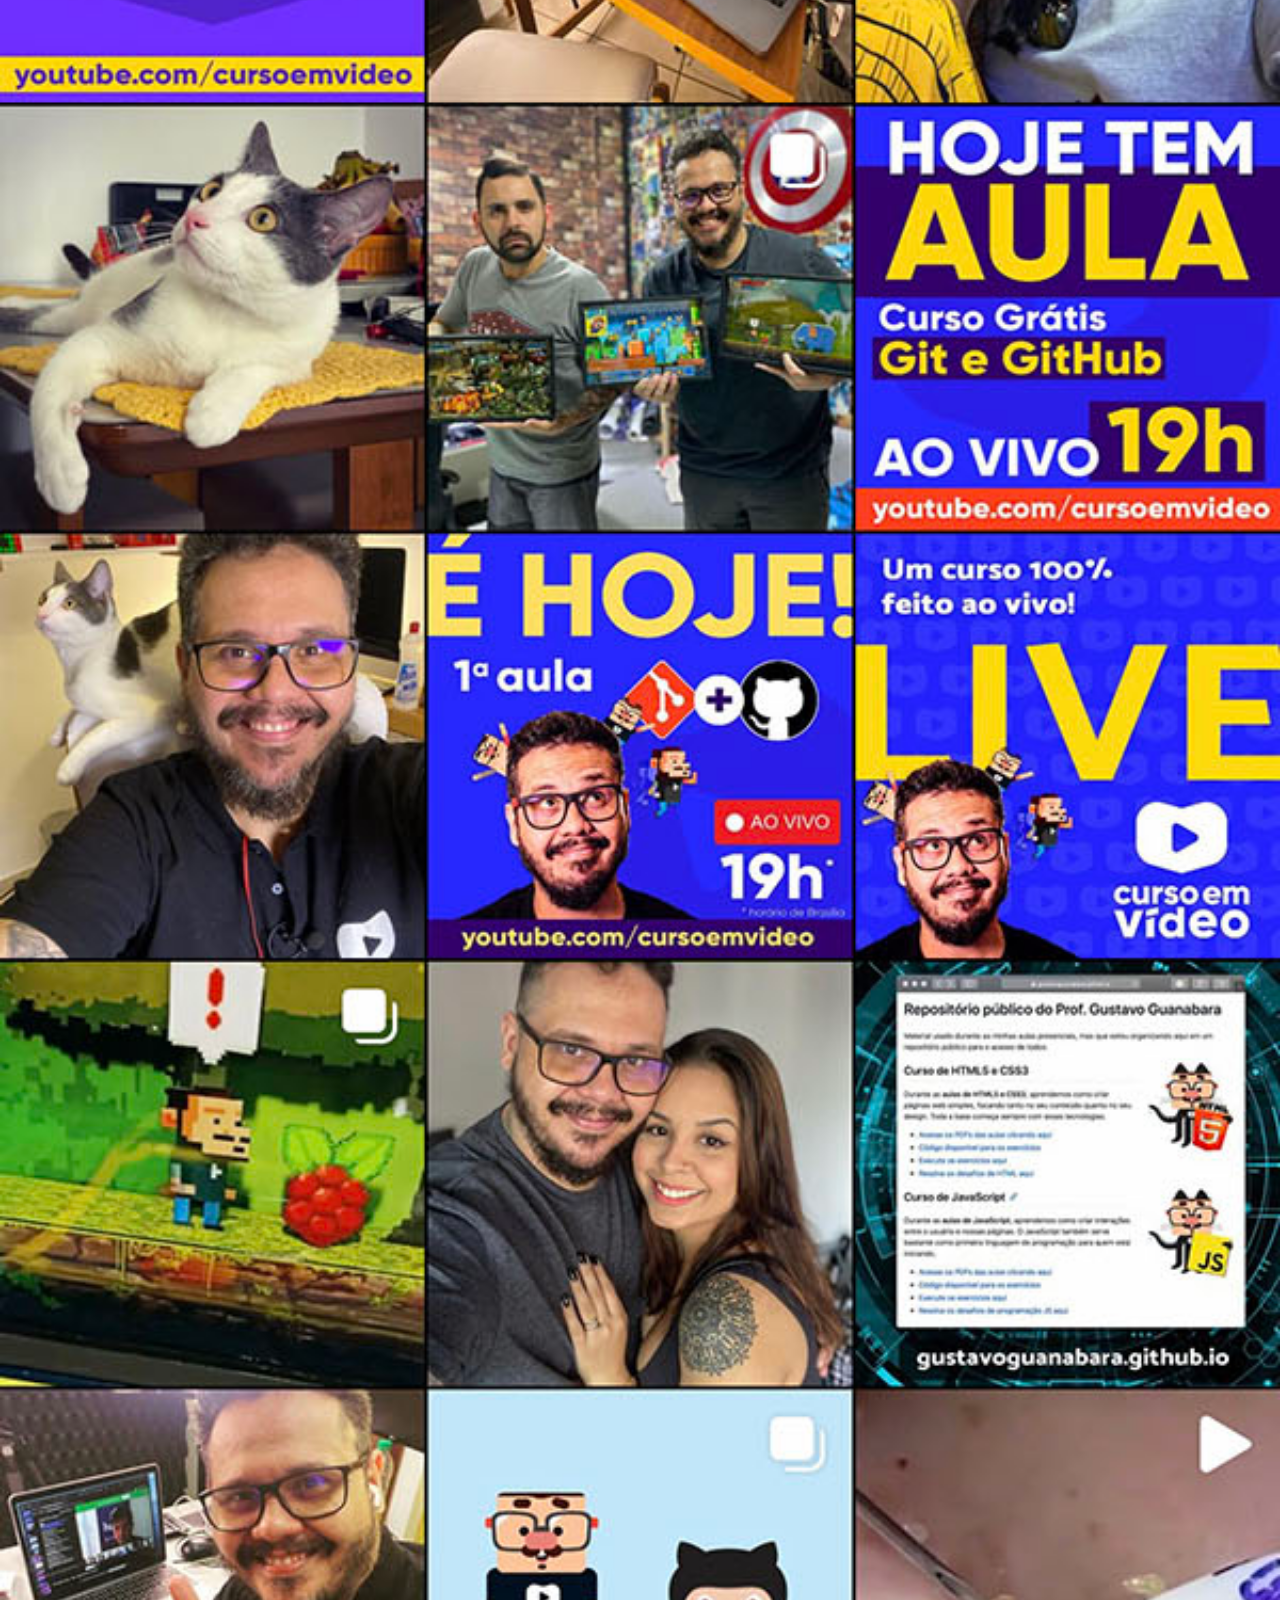
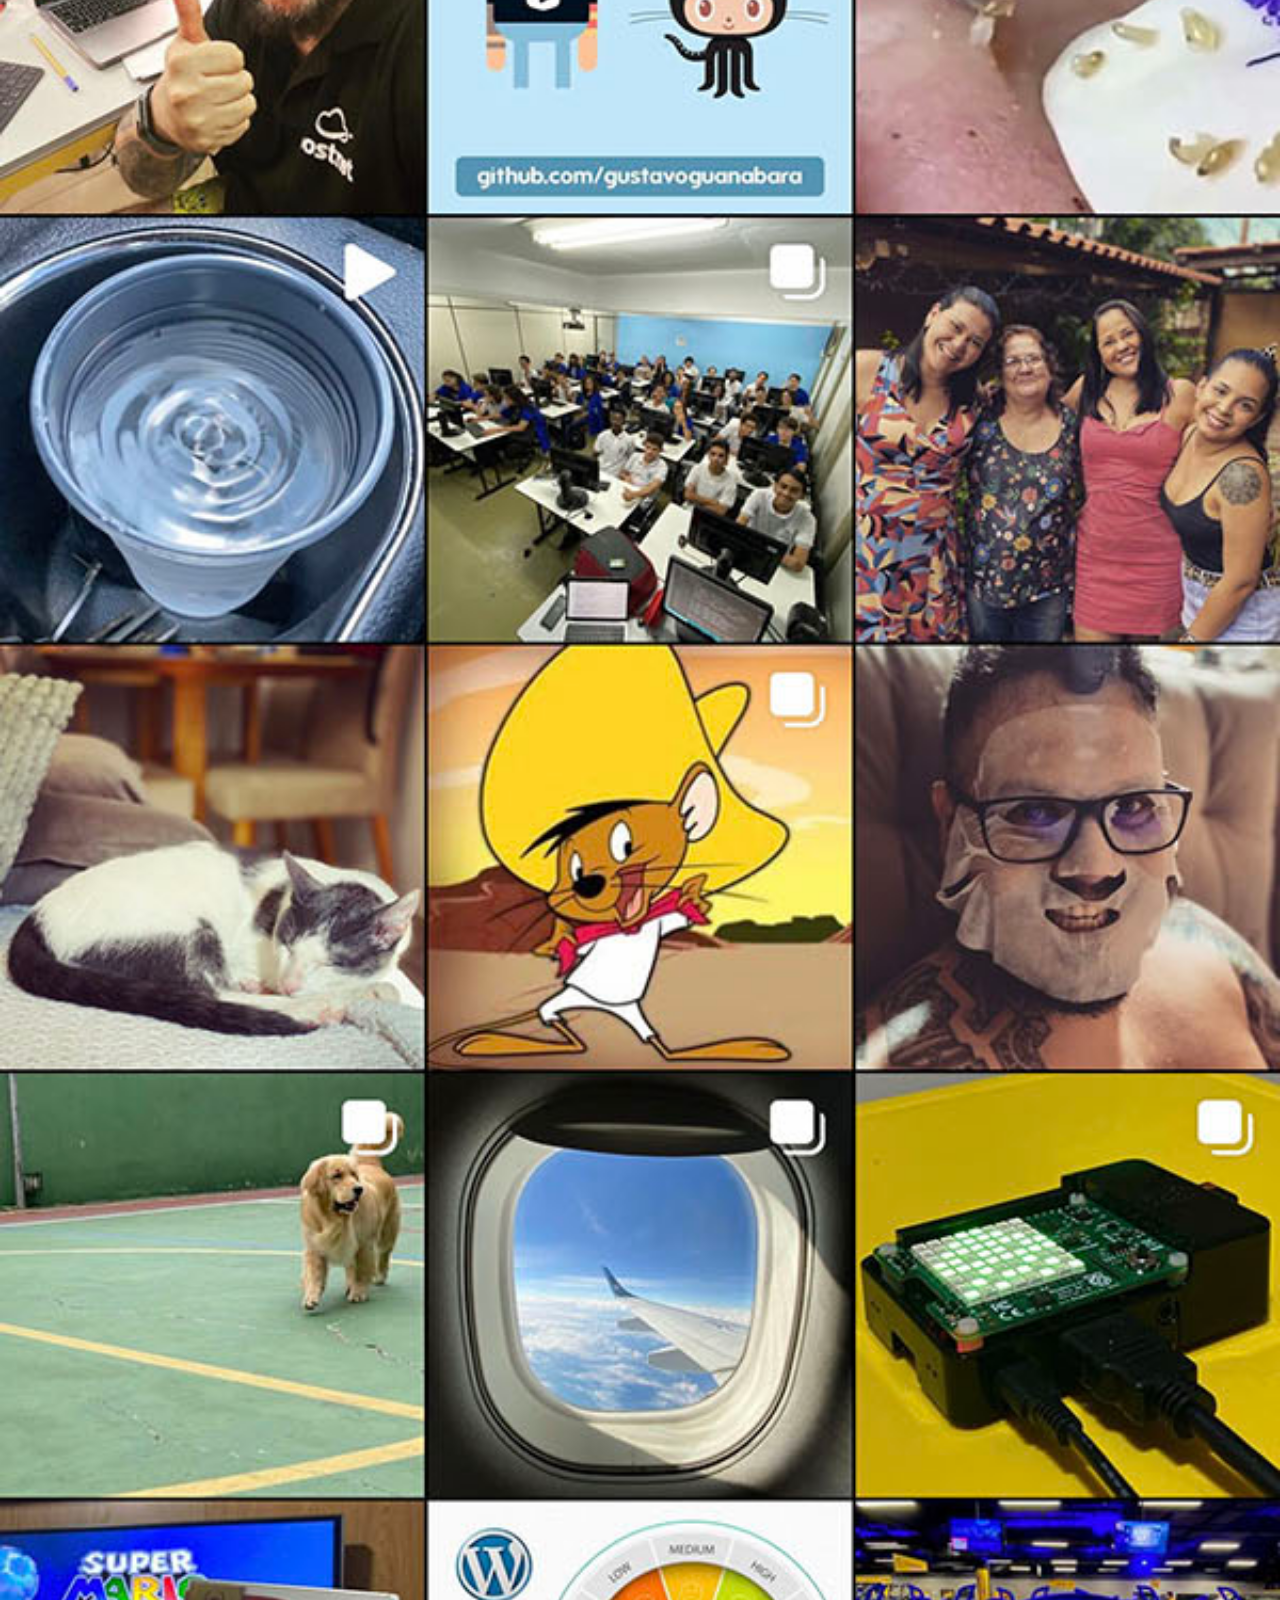
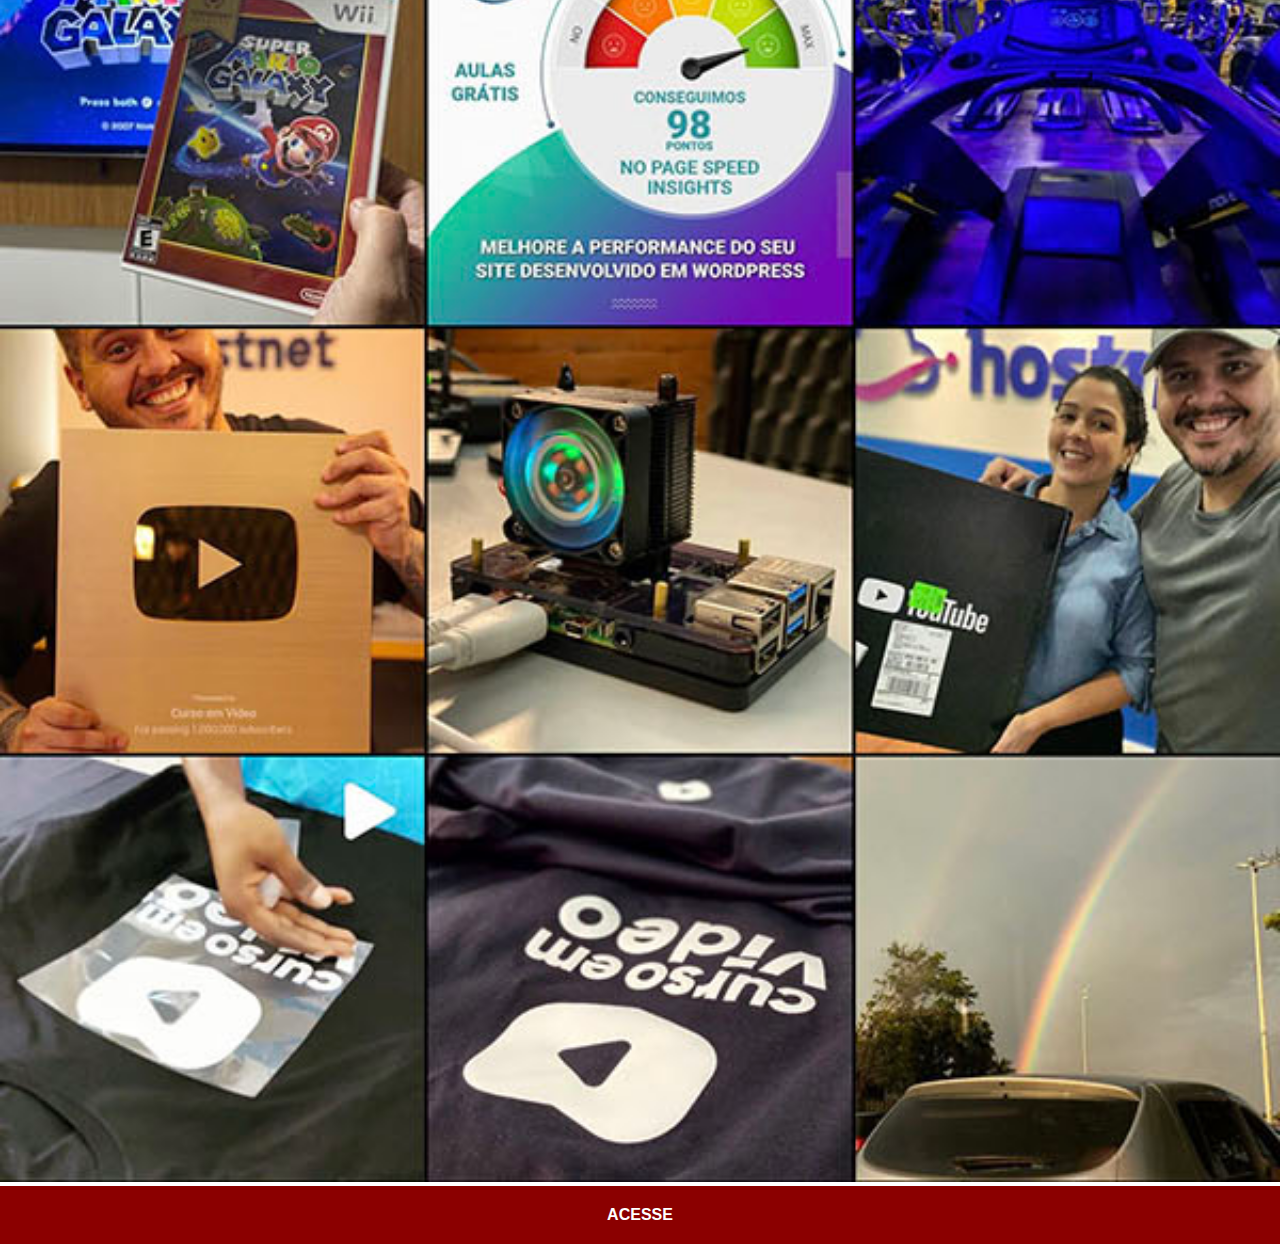
<file: instagram.html>
<!DOCTYPE html>
<html lang="pt-br">
<head>
    <meta charset="UTF-8">
    <meta http-equiv="X-UA-Compatible" content="IE=edge">
    <meta name="viewport" content="width=device-width, initial-scale=1.0">
    <link rel="stylesheet" href="/estilos/social.css">
    <title>Instagram</title>
</head>
<body>
    <img src="imagens/tela-instagram.jpg" alt="instagram"><a href="instagram.com/wilgnerbsilva" target="_blank">ACESSE</a>
</body>
</html>
</file>
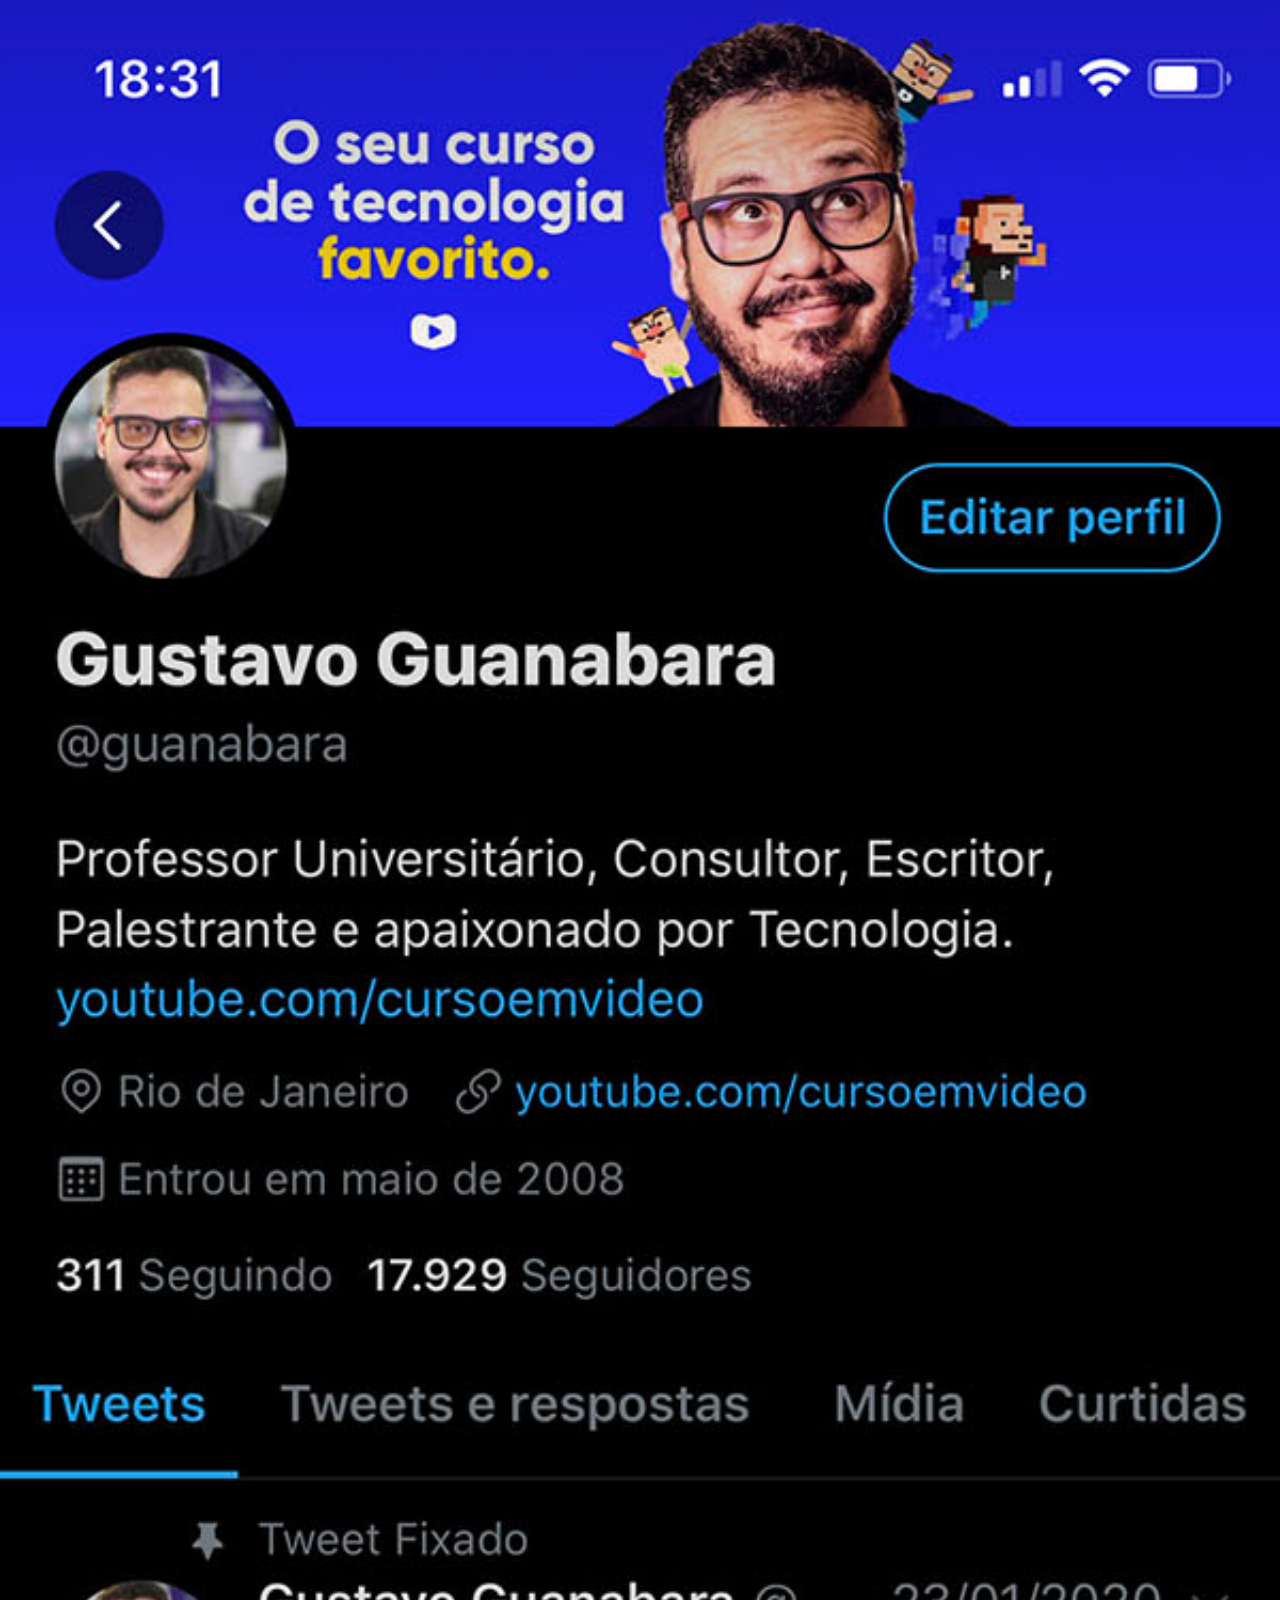
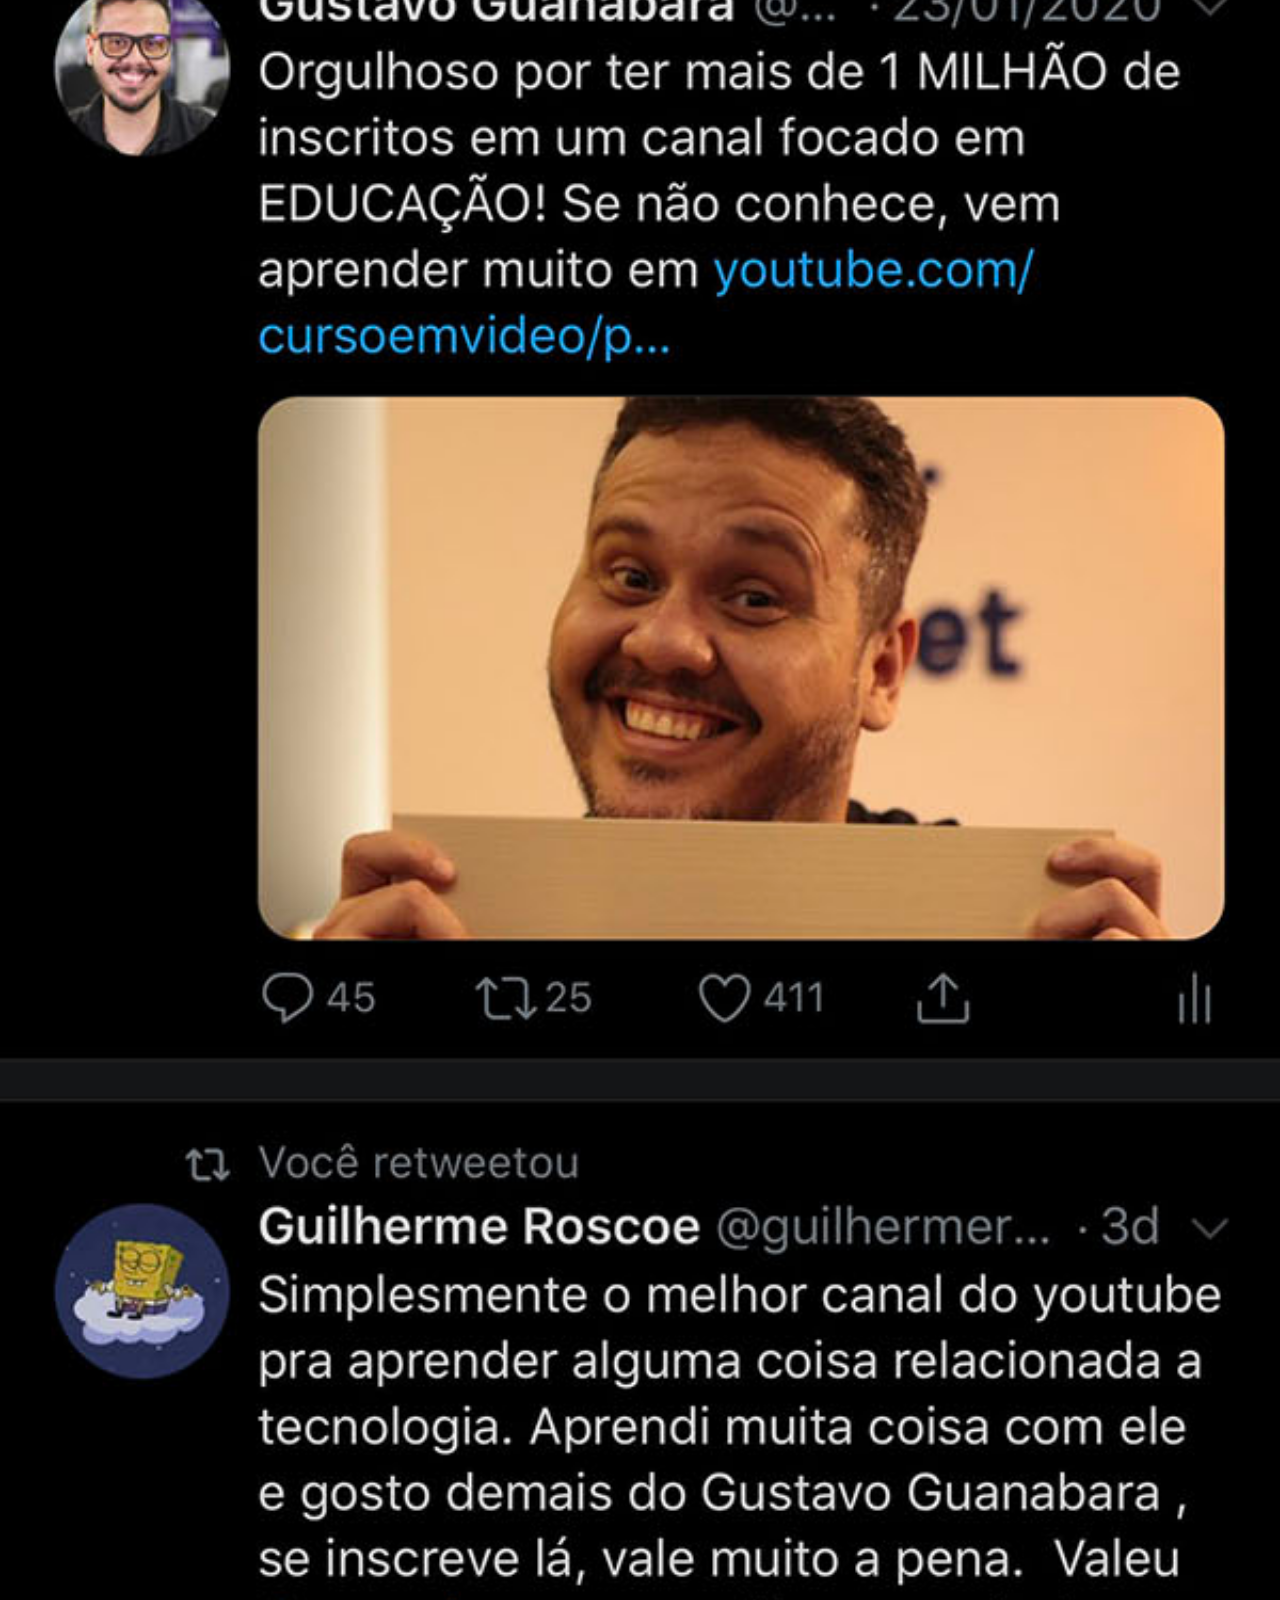
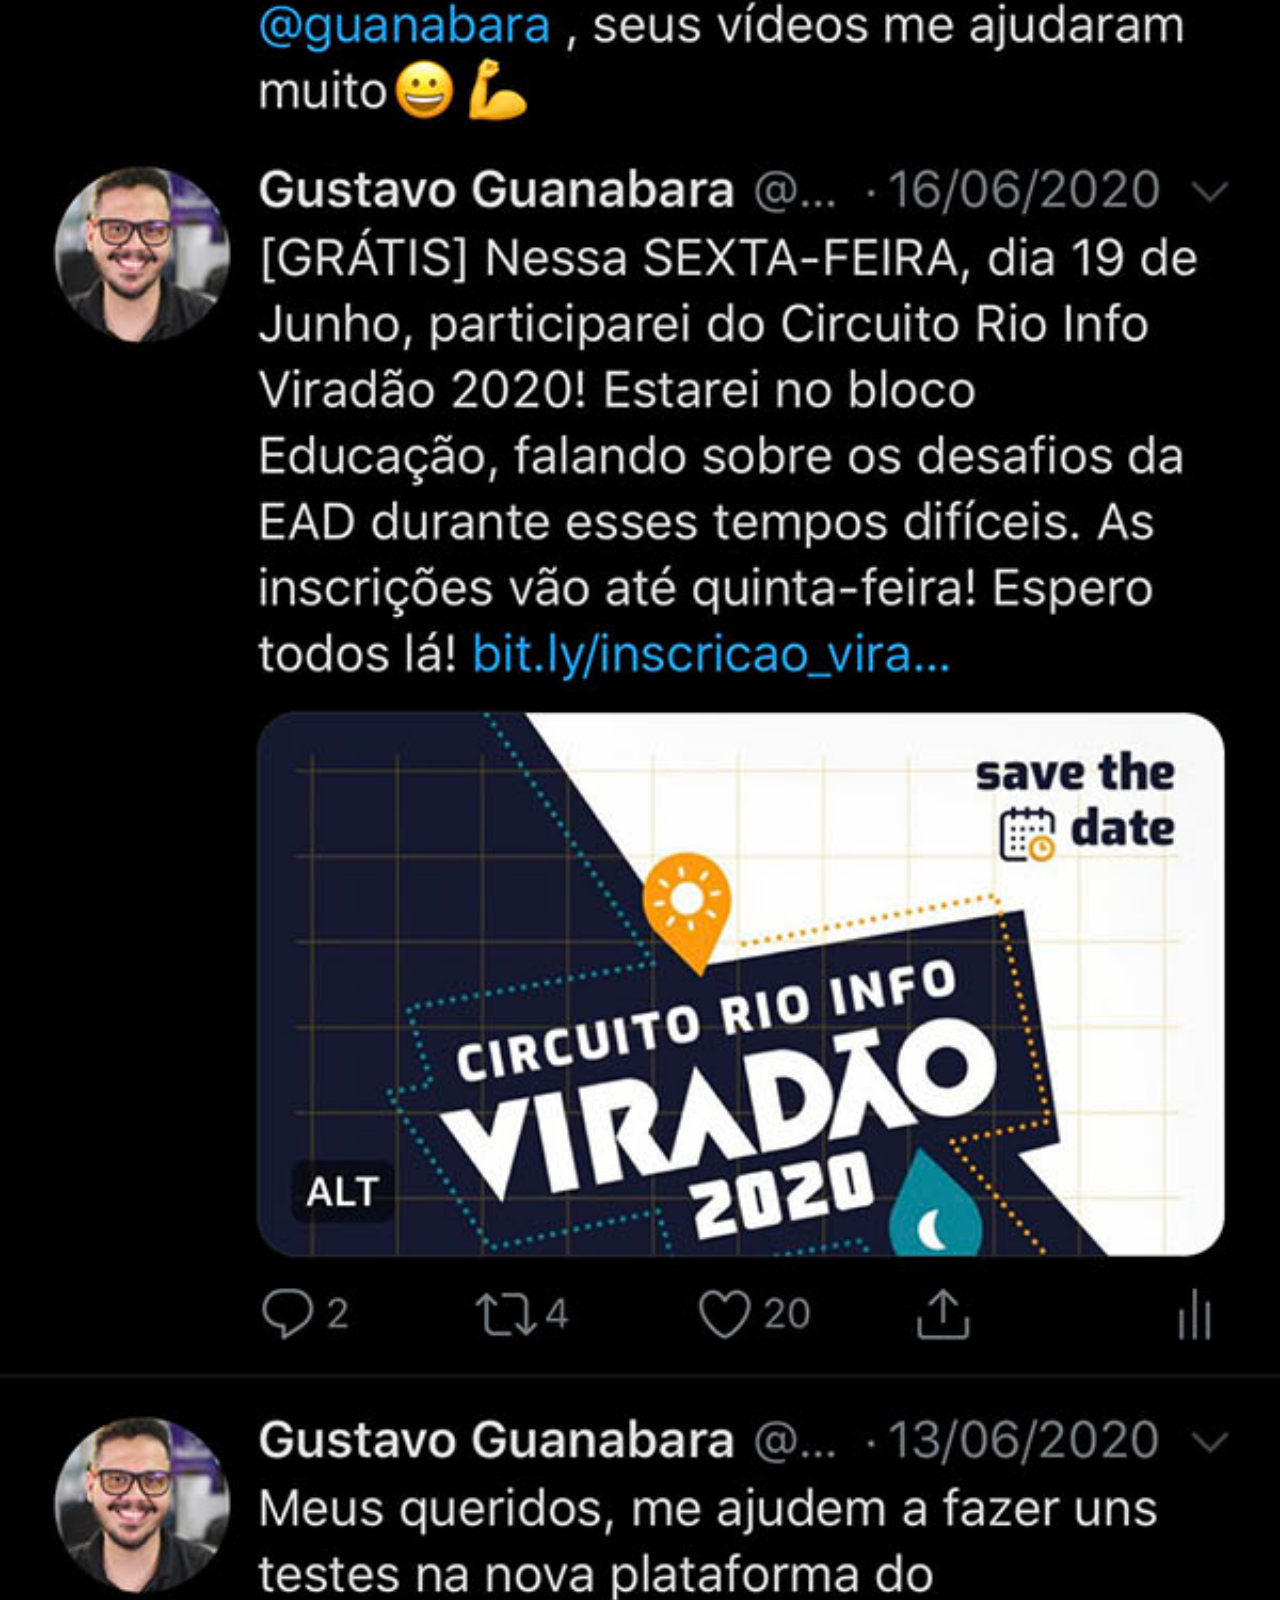
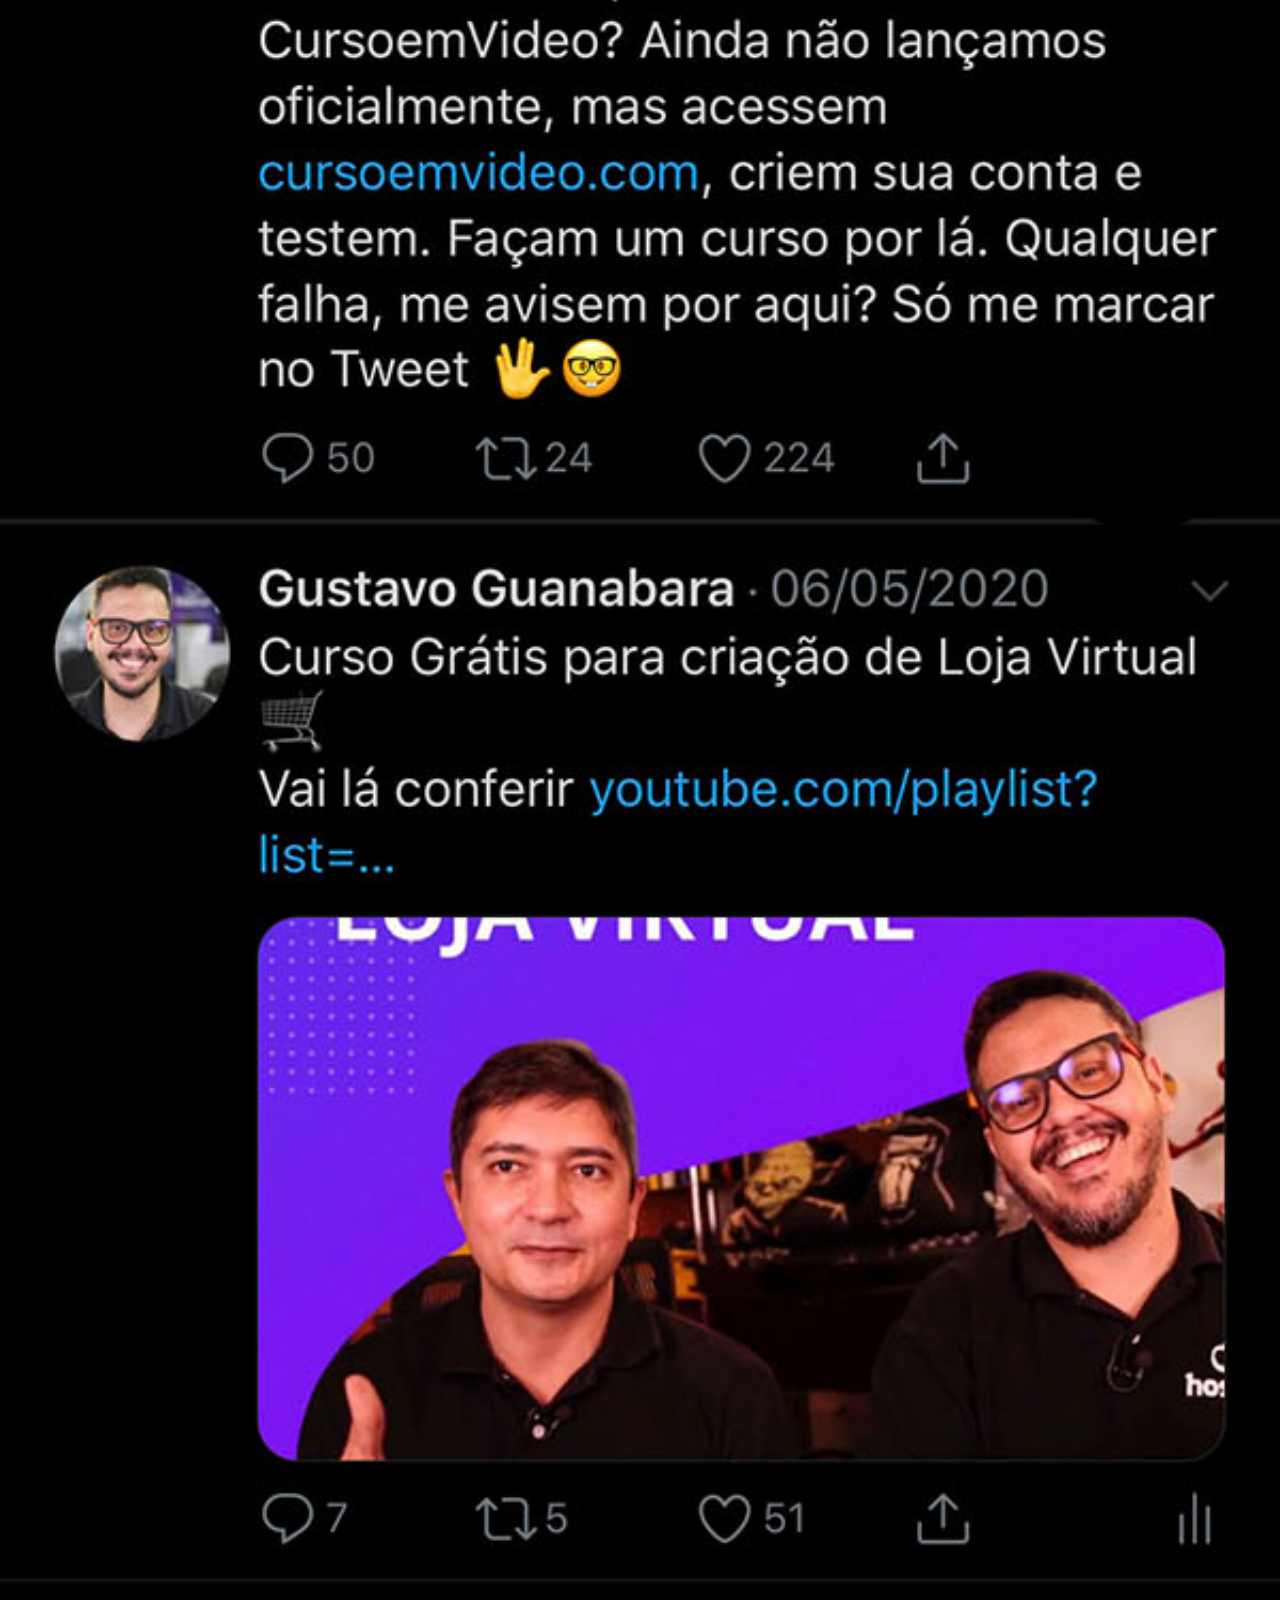
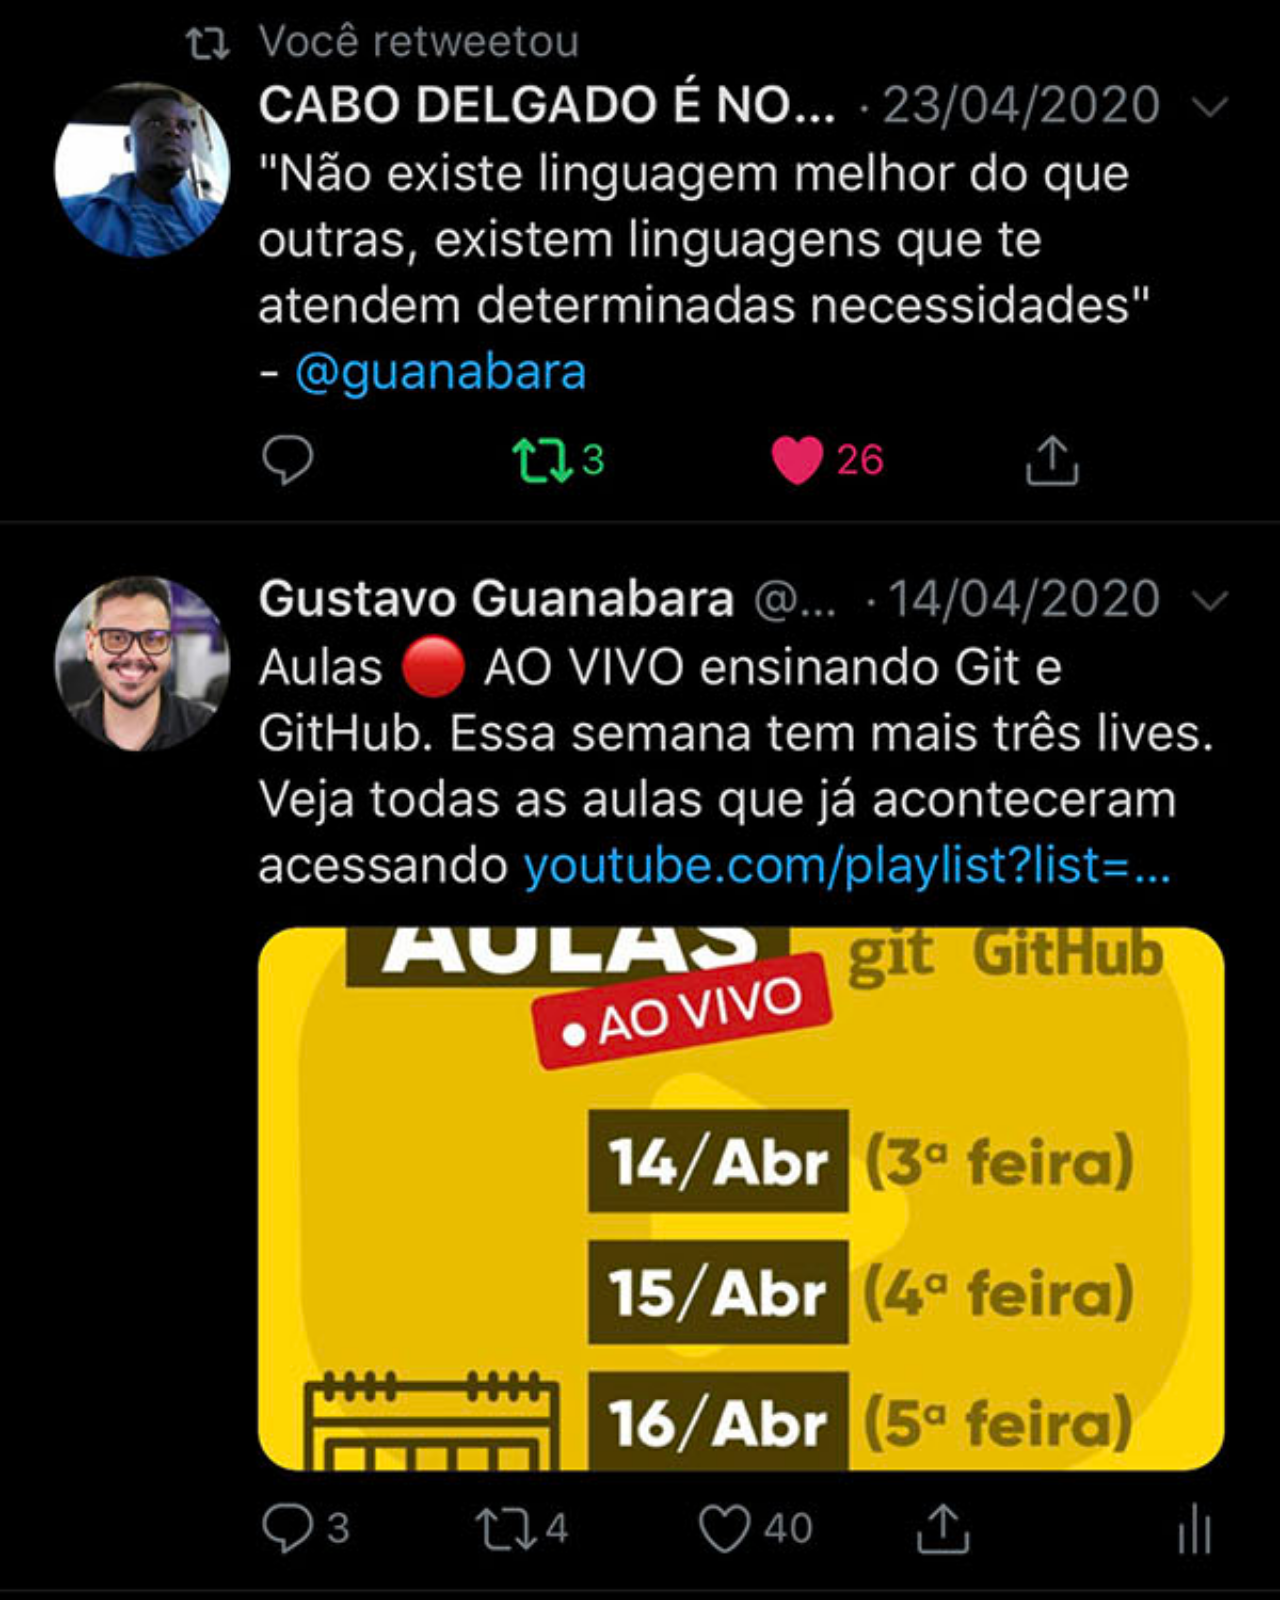
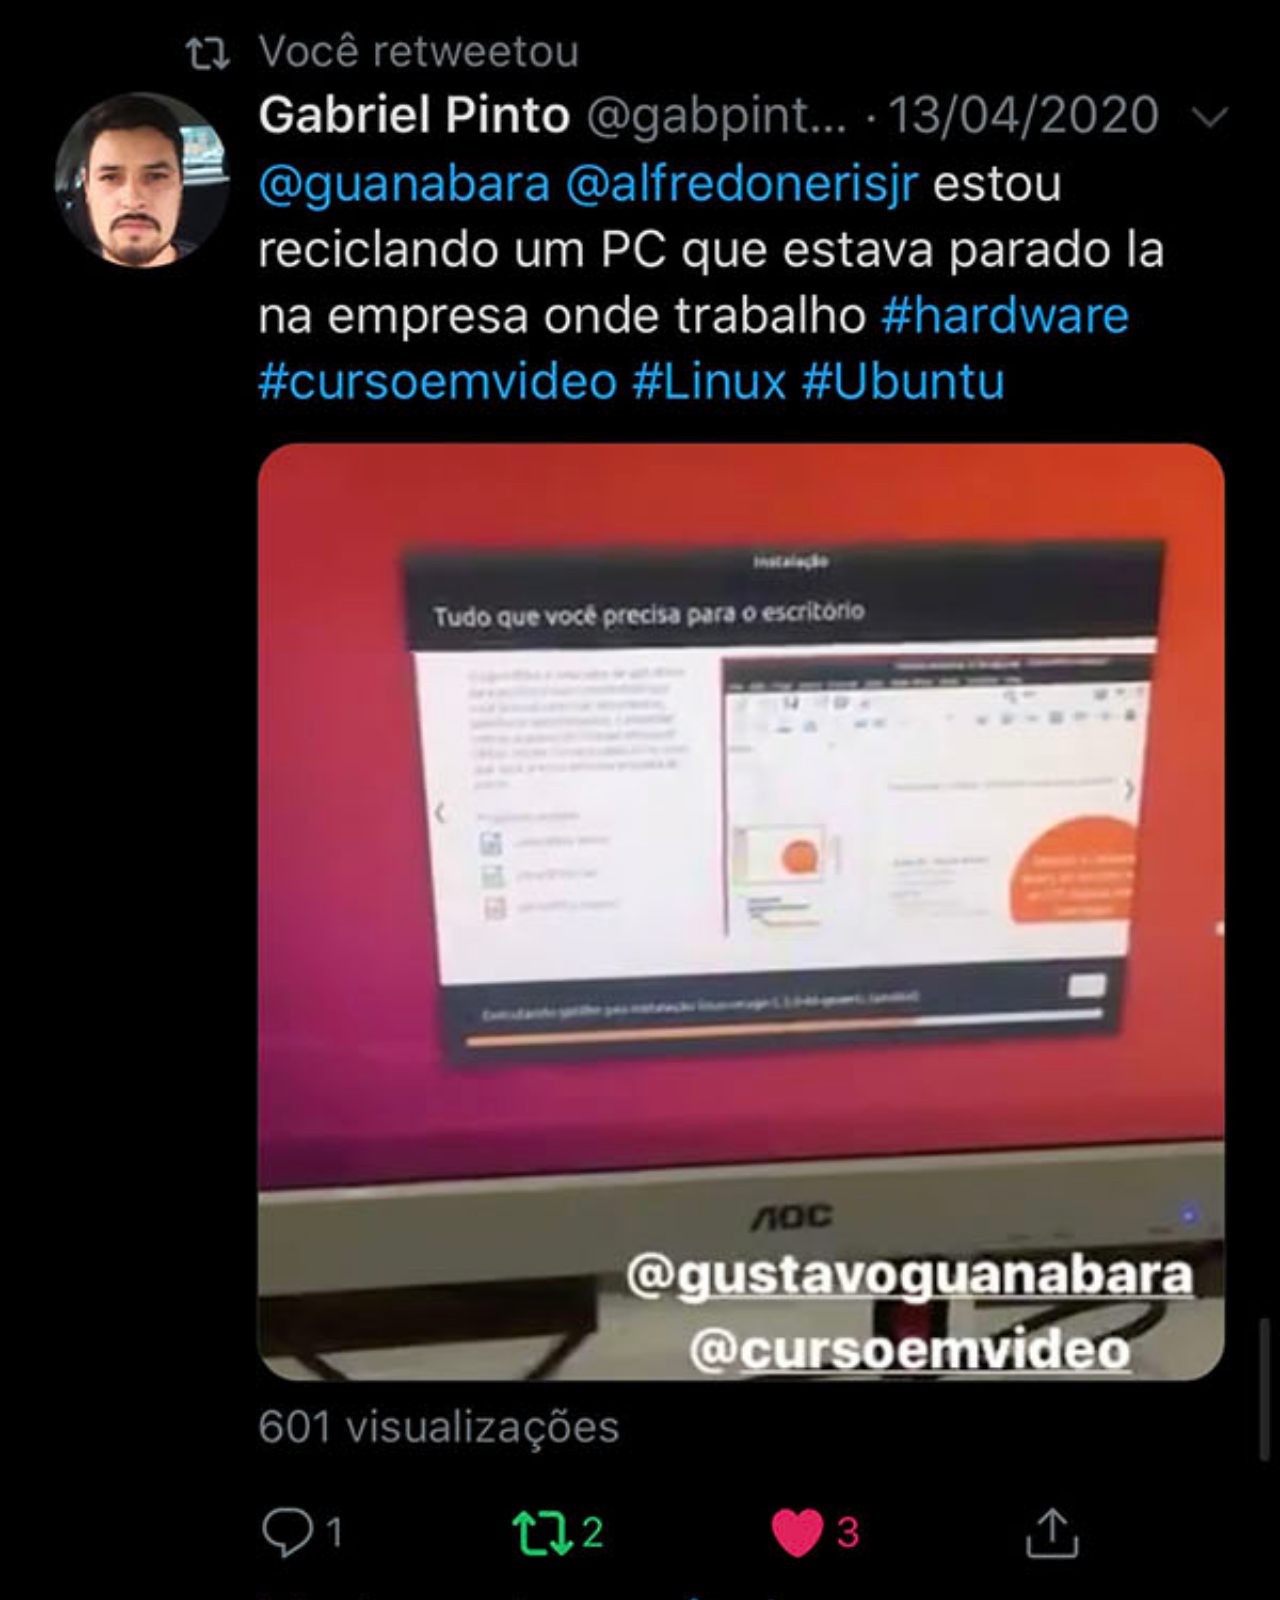
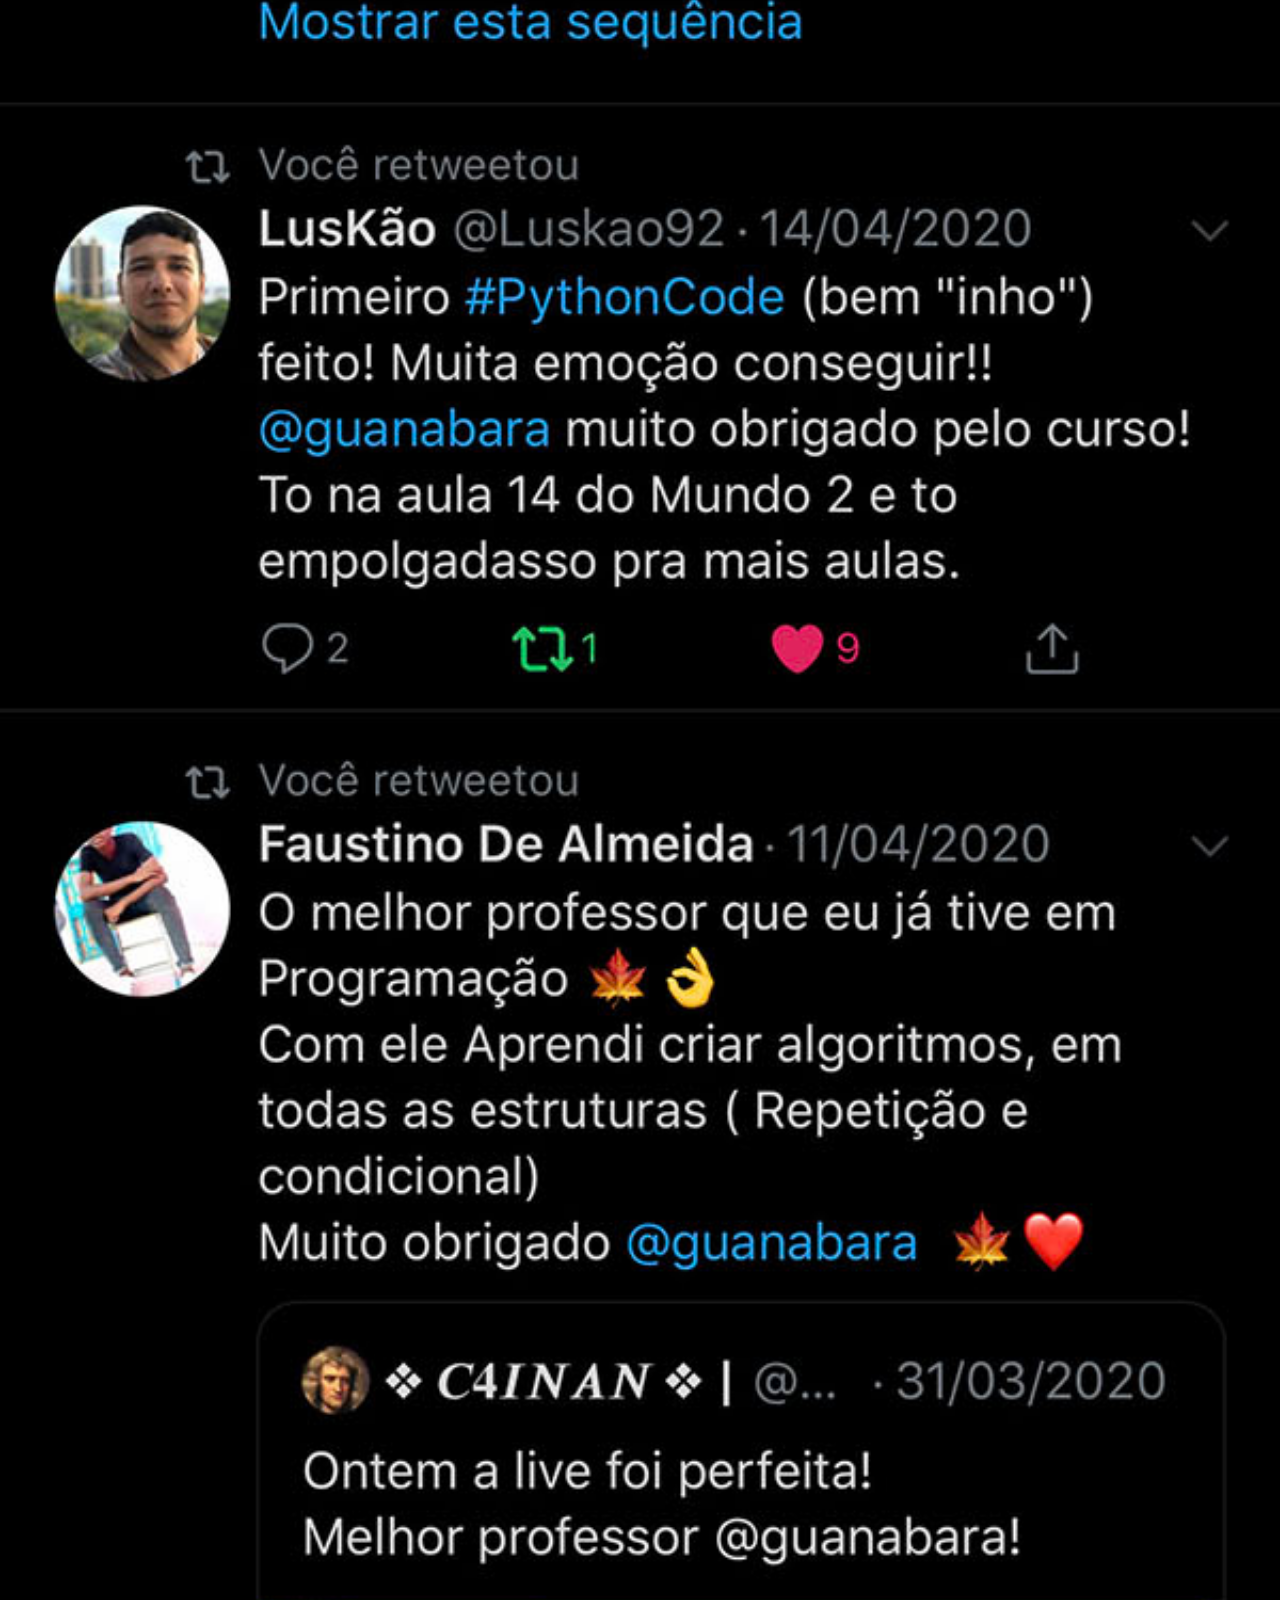
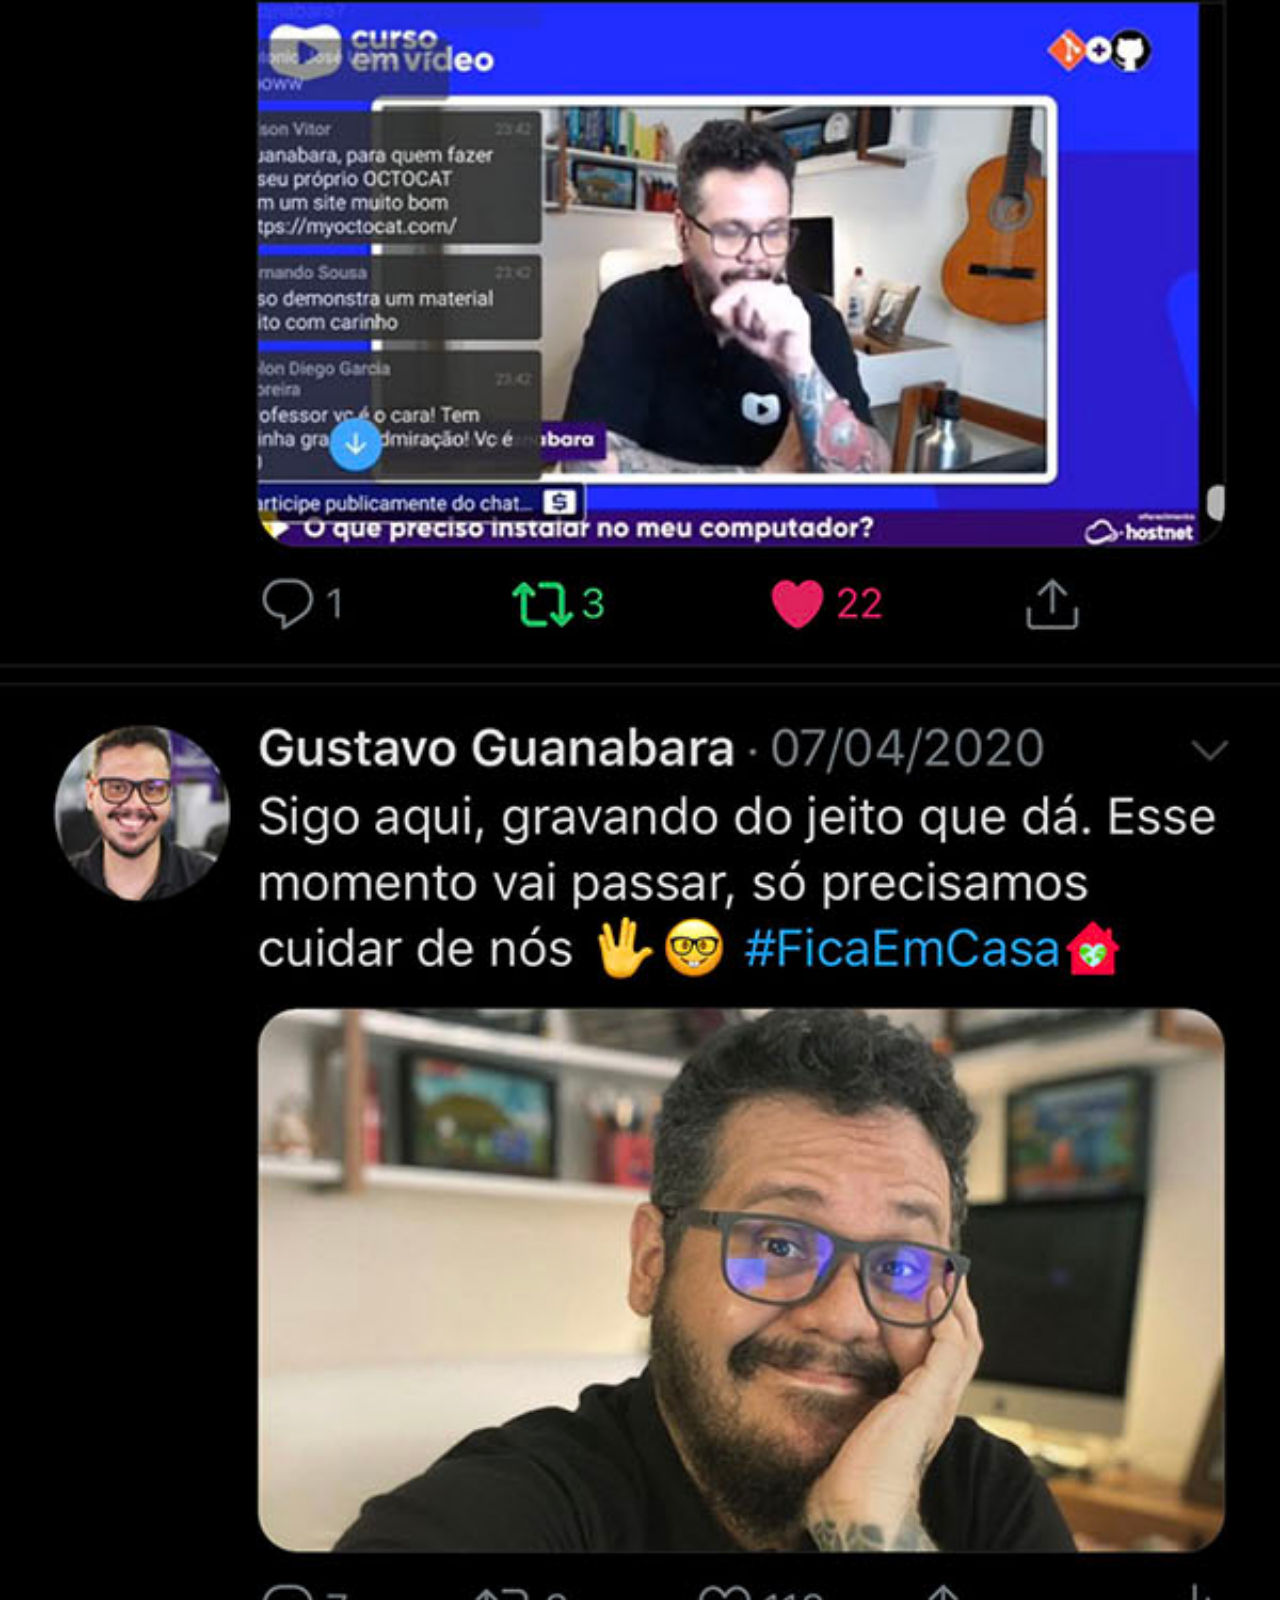
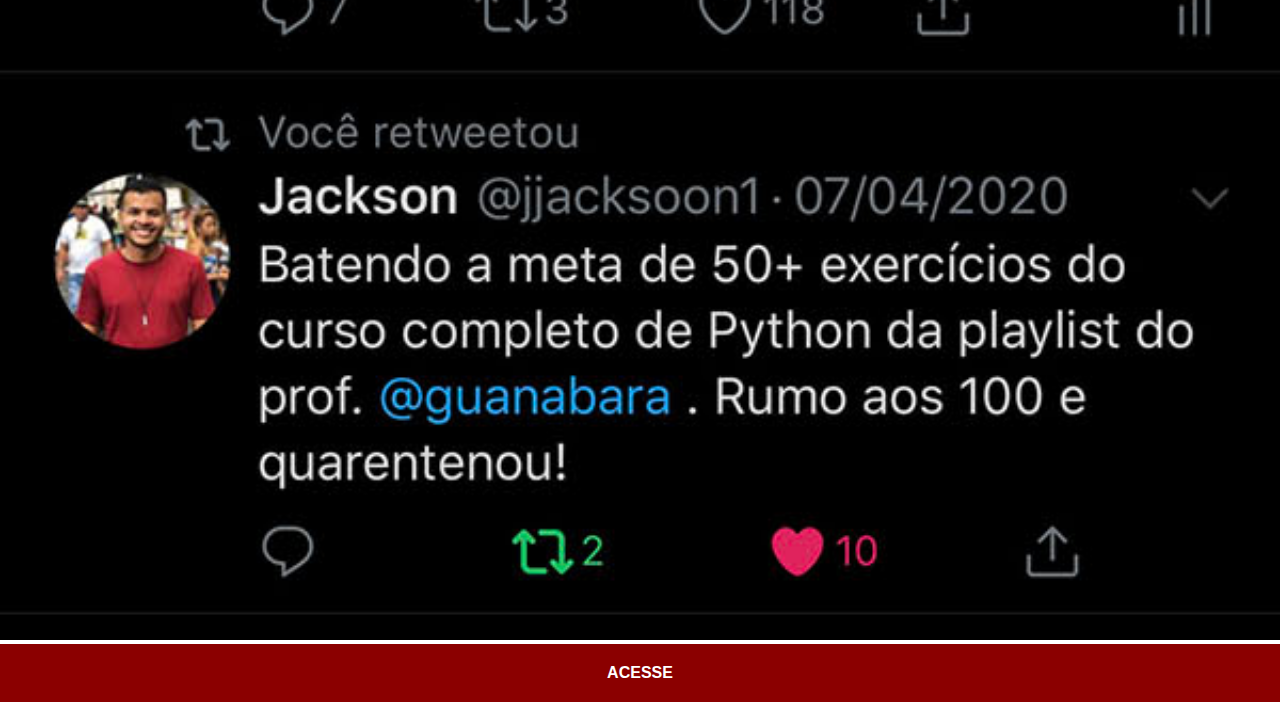
<file: twitter.html>
<!DOCTYPE html>
<html lang="pt-br">
<head>
    <meta charset="UTF-8">
    <meta http-equiv="X-UA-Compatible" content="IE=edge">
    <meta name="viewport" content="width=device-width, initial-scale=1.0">
    <link rel="stylesheet" href="/estilos/social.css">
    <title>Twitter</title>
</head>
<body>
    <img src="imagens/tela-twitter.jpg" alt="Twitter"><a href="twitter.com/wilgnerbsilva" target="_blank">ACESSE</a>
</body>
</html>
</file>
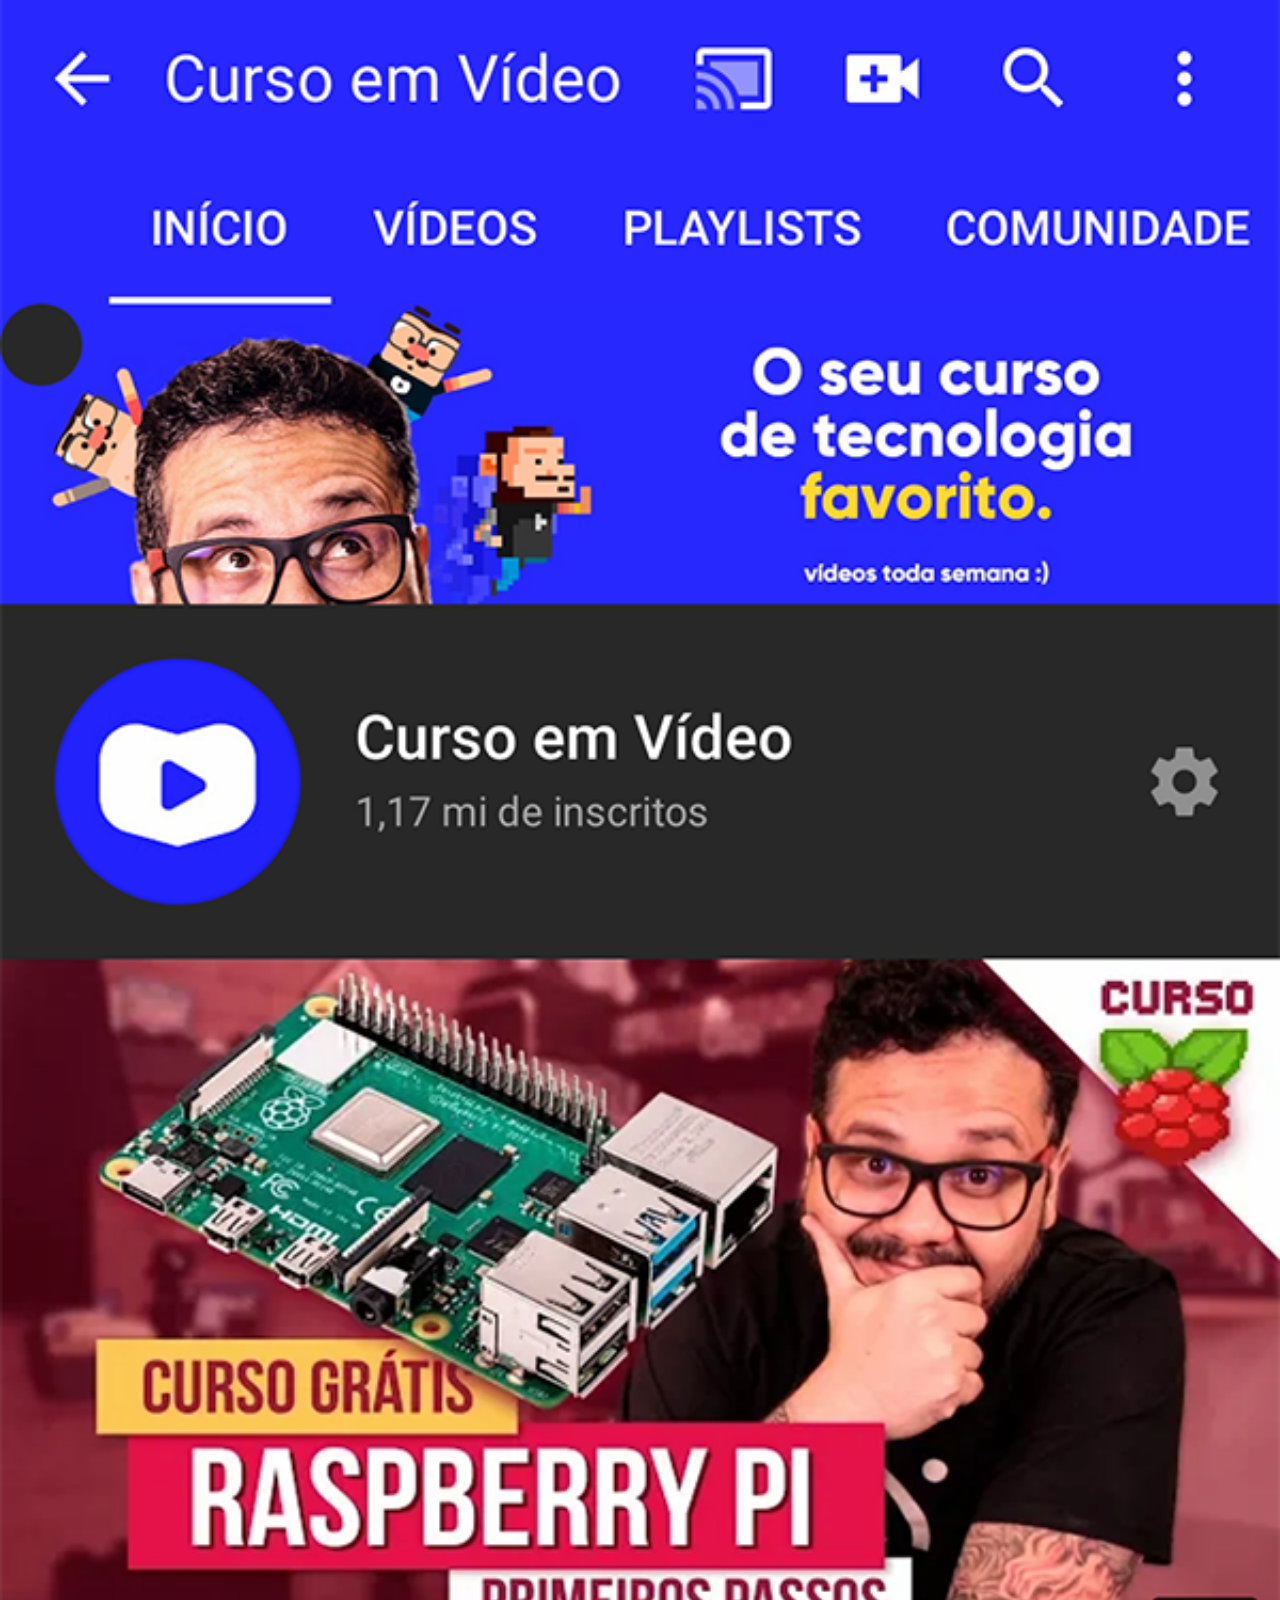
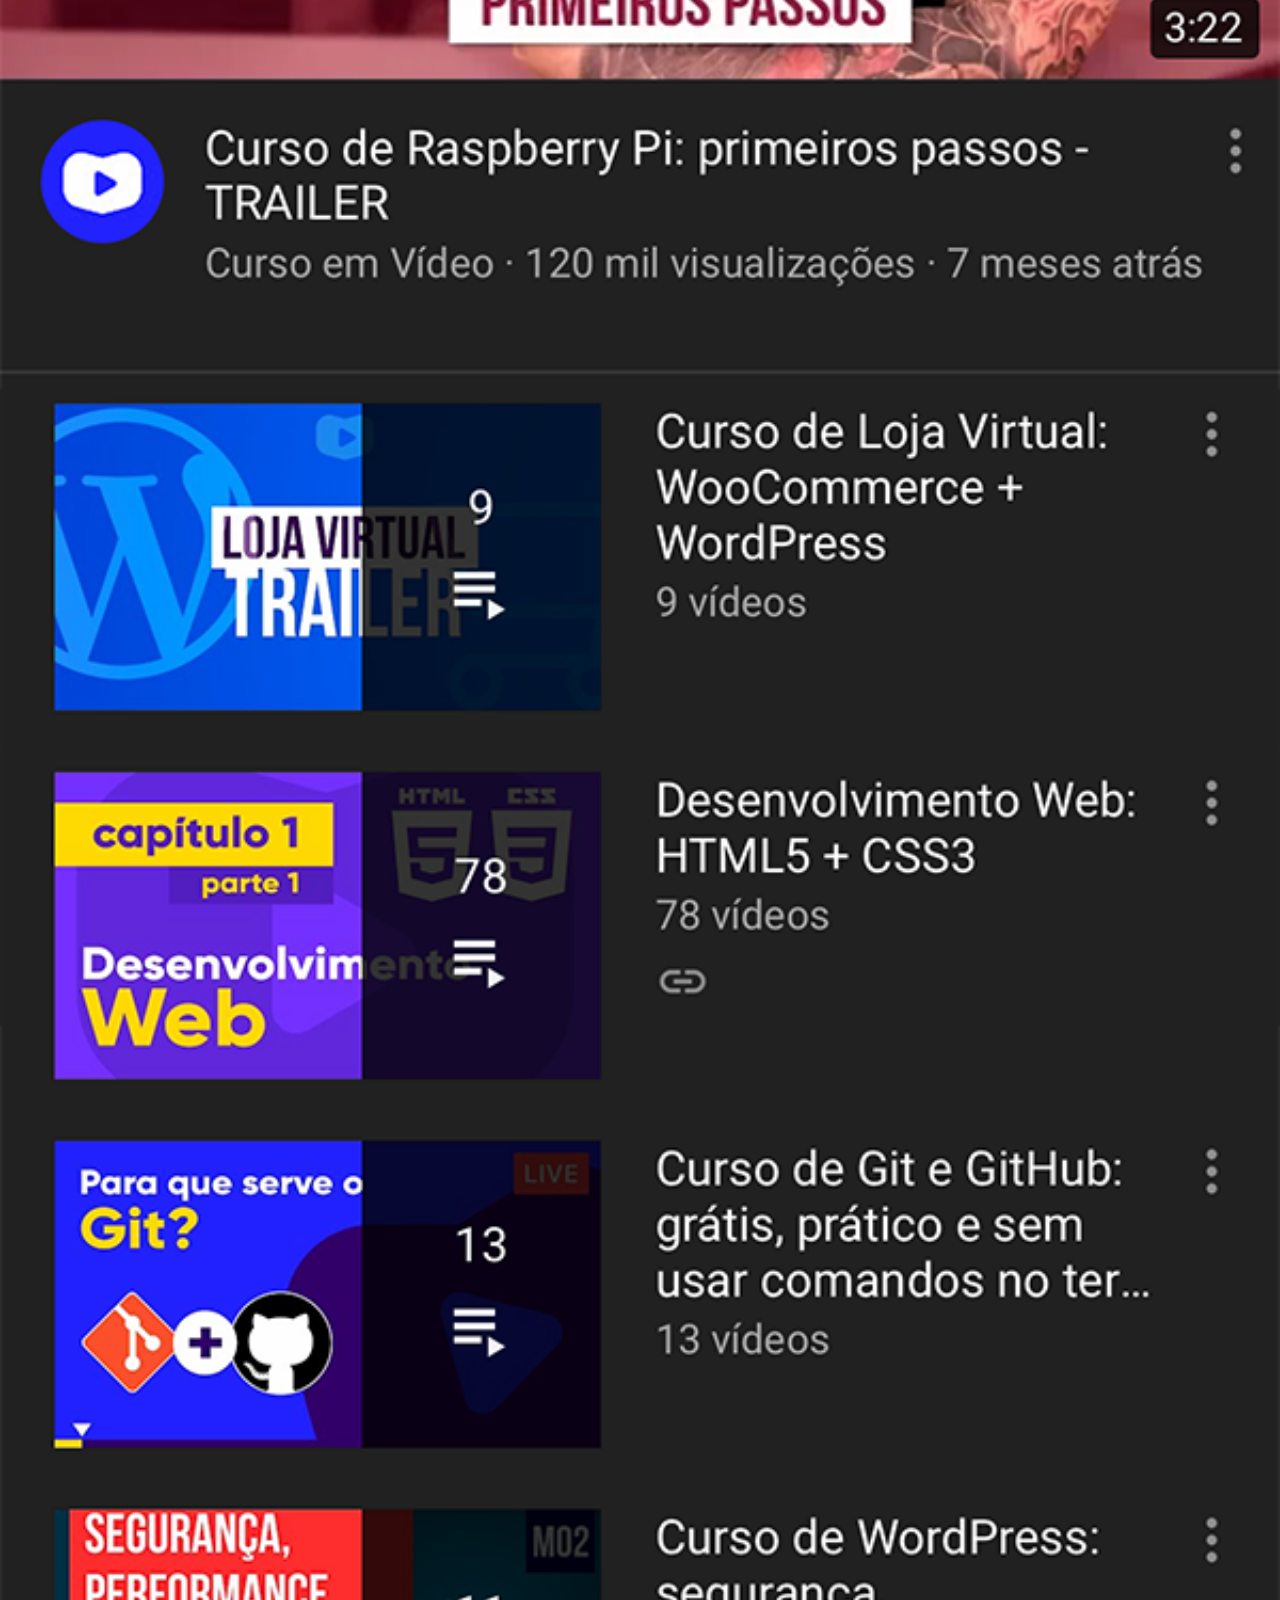
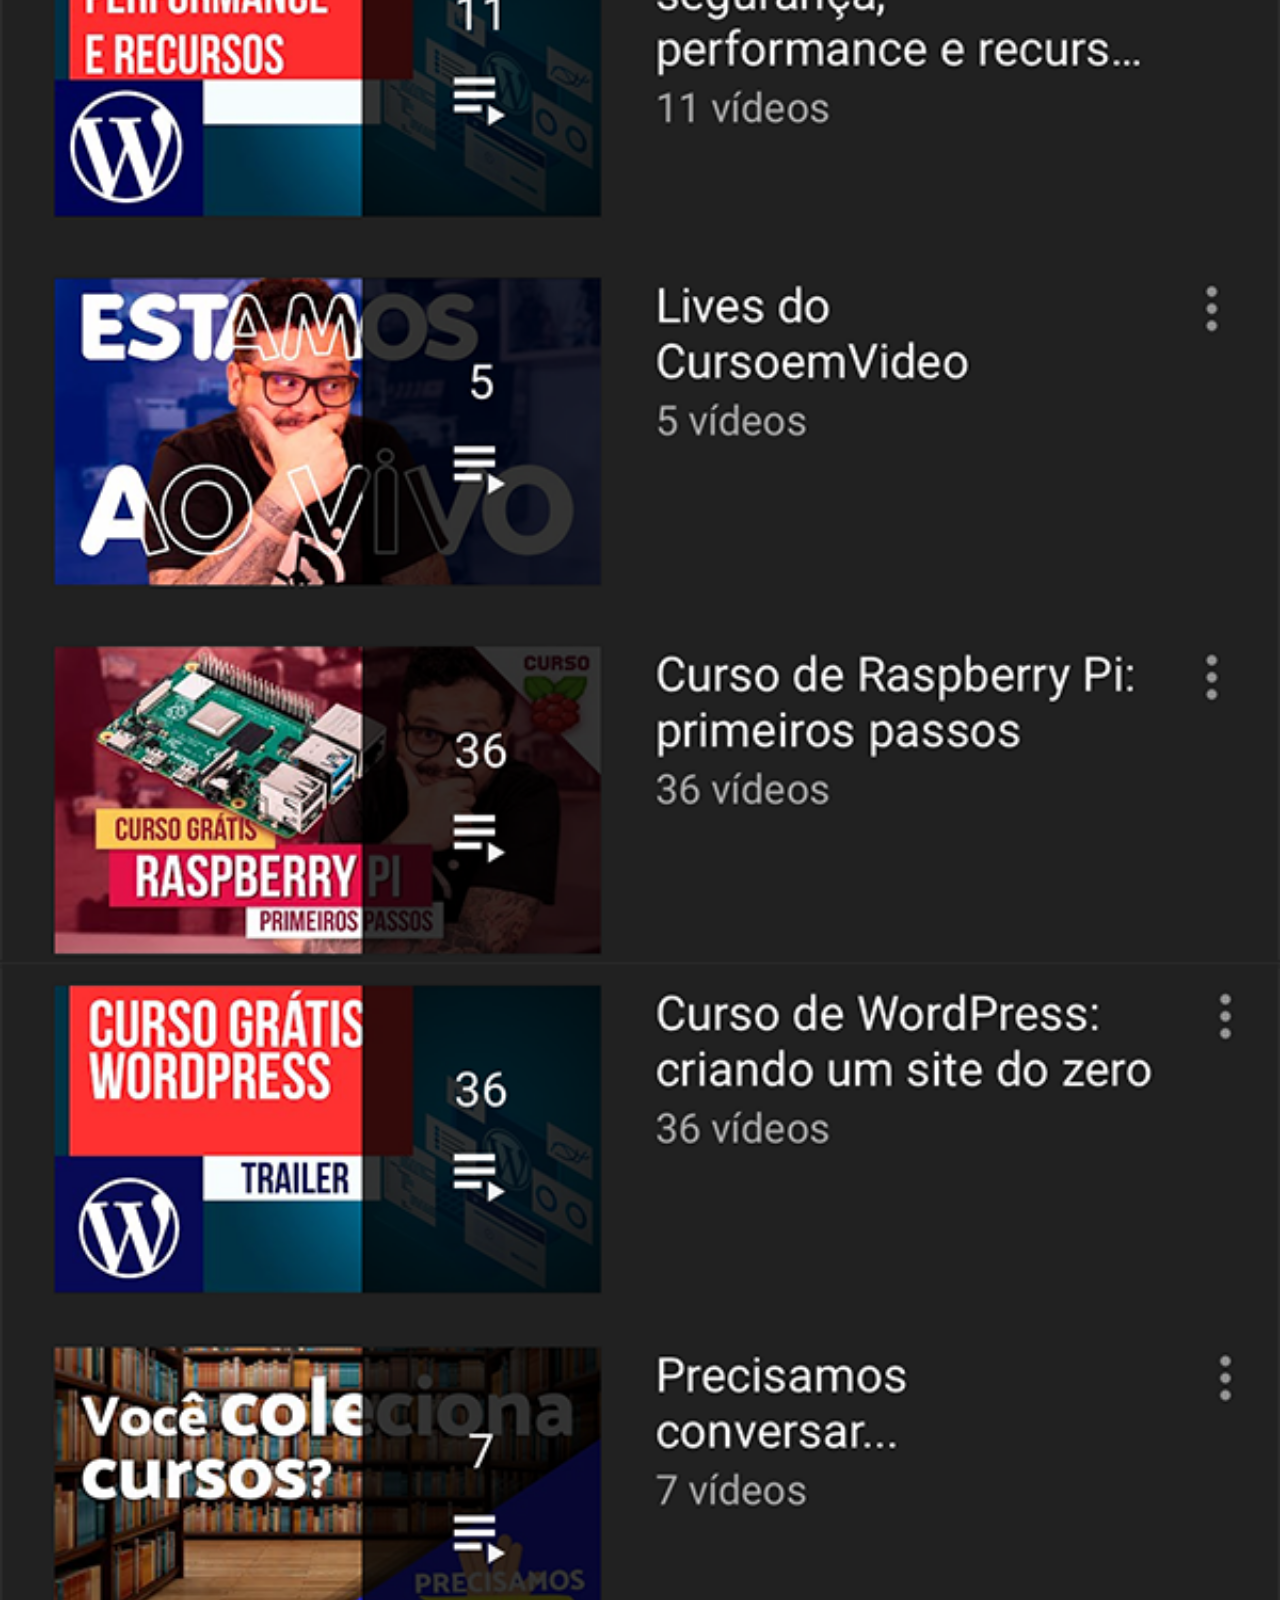
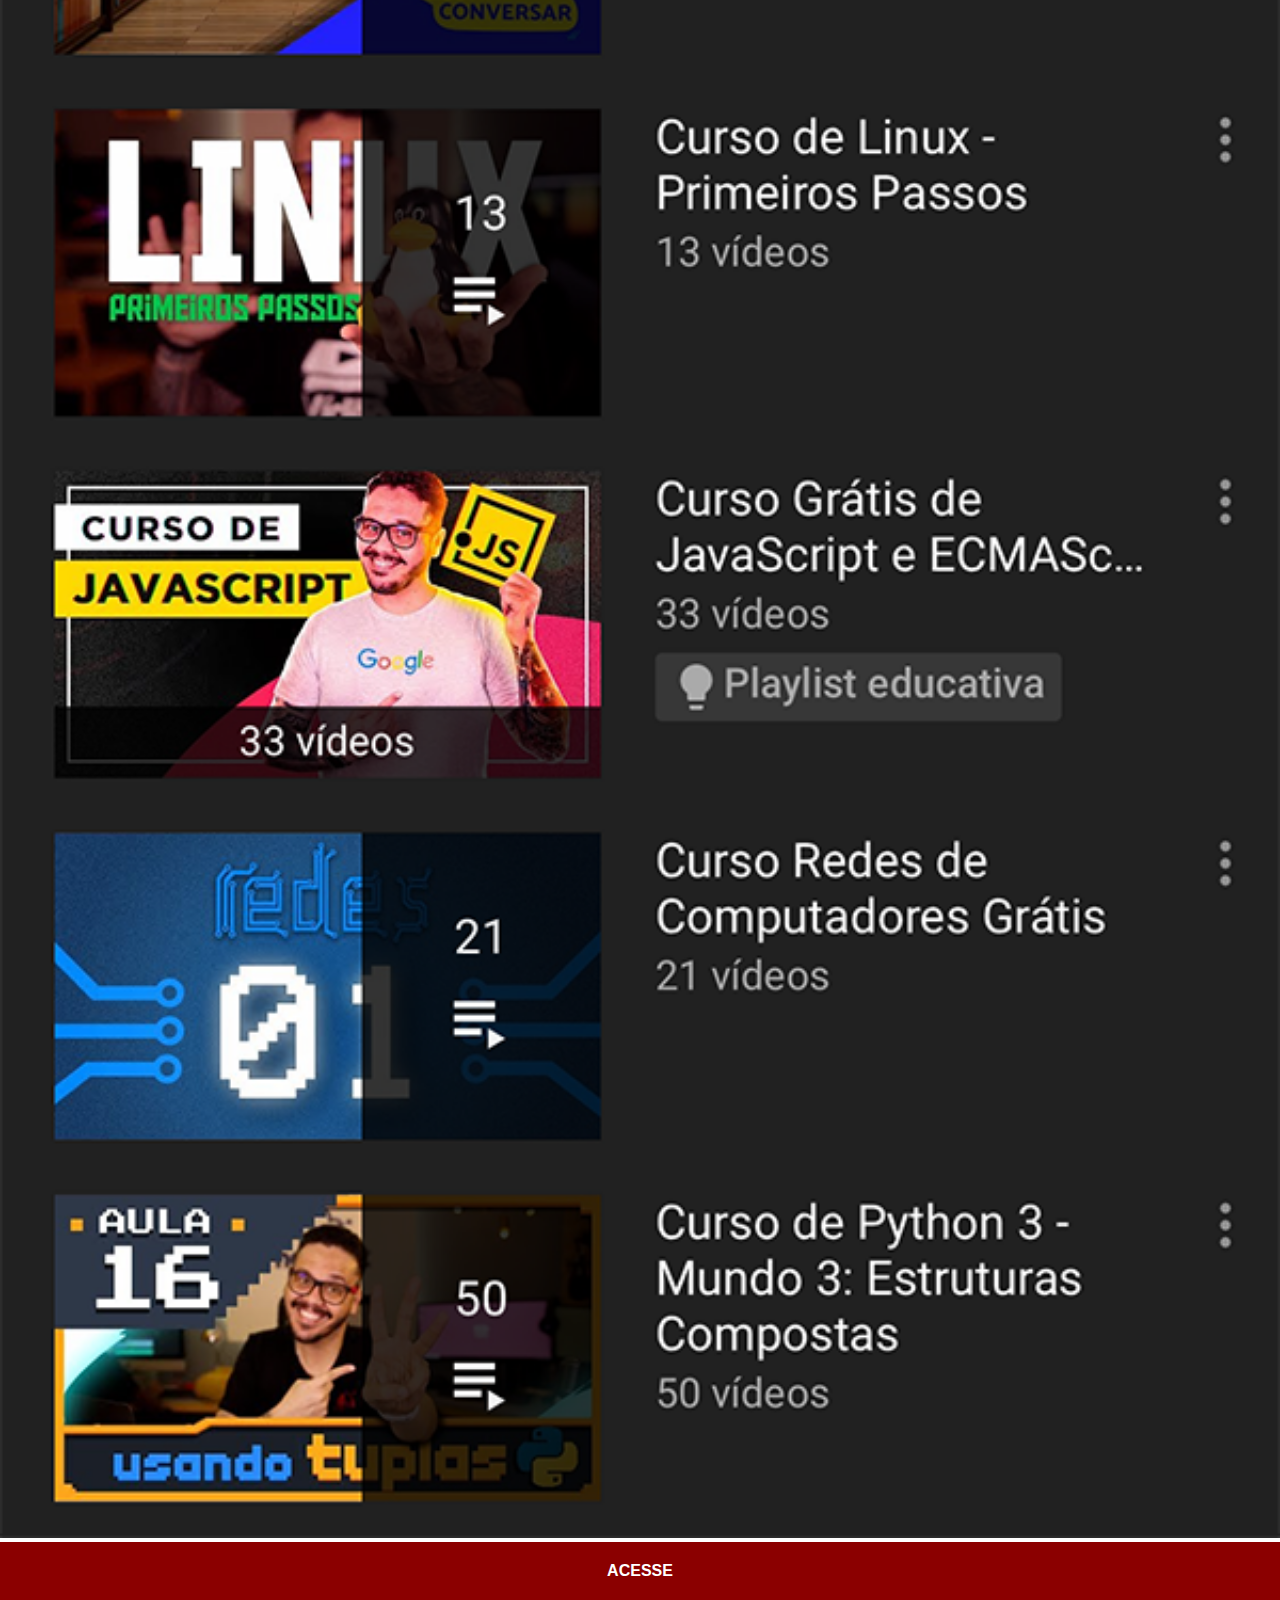
<file: youtube.html>
<!DOCTYPE html>
<html lang="pt-br">
<head>
    <meta charset="UTF-8">
    <meta http-equiv="X-UA-Compatible" content="IE=edge">
    <meta name="viewport" content="width=device-width, initial-scale=1.0">
    <link rel="stylesheet" href="estilos/social.css">
    <title>YouTube</title>
    
</head>
<body>
    <img src="imagens/tela-youtube.png" alt="YouTube">
    <a href="https://www.youtube.com/cursoemvideo/playlists" target="_blank">ACESSE</a>
</body>
</html>
</file>
<file: estilos/style.css>
@charset "UTF-8";

* {
    margin: 0px;
    padding: 0px;
    font-family: Arial, Helvetica, sans-serif;
}

html, body {
    height: 100vh;
    width: 100vw;
    background-color: black;
}

body {
    background: url('../imagens/fundo-madeira.jpg') no-repeat top center;
    background-size: cover; /* Cobre a tela inteira com imagem */
    background-attachment: fixed;
}

main {
    height: 100vh;
    position: relative;
}

section#telefone {
    position: absolute;
    top: 50%;
    left: 50%;
    transform: translate(-50%, -50%);

    height: 627px;
    width: 311px;
    background: url('../imagens/frame-iphone.png') no-repeat;
}

iframe#tela {
    position: relative;
    top: 80px;
    left: 22px;
    width: 267px;
    height: 471px;
}


section#redes-sociais{
    text-align: right;
    display: flex;
    flex-direction: column;
}

section#redes-sociais img {
    width: 50px;
    border-radius: 50%;
    box-shadow: 2px 2px 5px black;
    margin: 15px;
    float: right;
    box-sizing: border-box; /* Faz com que a borda faça parte da caixa e as outras imagens não fique se mexendo quando o mouse passar por cima do ícone*/
}

section#redes-sociais img:hover{
    transform: scale(95%);
    border: 2px solid rgba(255, 255, 255, 0.5) ;
    transition: transform .5s;
}
</file>
<file: estilos/social.css>
@charset "UTF-8";

* {
    margin: 0px;
    padding: 0px;
    font-family: Arial, Helvetica, sans-serif;
}

::-webkit-scrollbar {
    width: 0px;
    height: 0px;
}

img {
    width: 100vw;
}

a {
    display: block;
    background-color: darkred;
    color: white;
    padding: 20px;
    text-align: center;
    font-weight: bolder;
    text-decoration: none;
}

a:hover {
    background-color: red;
}
</file>
